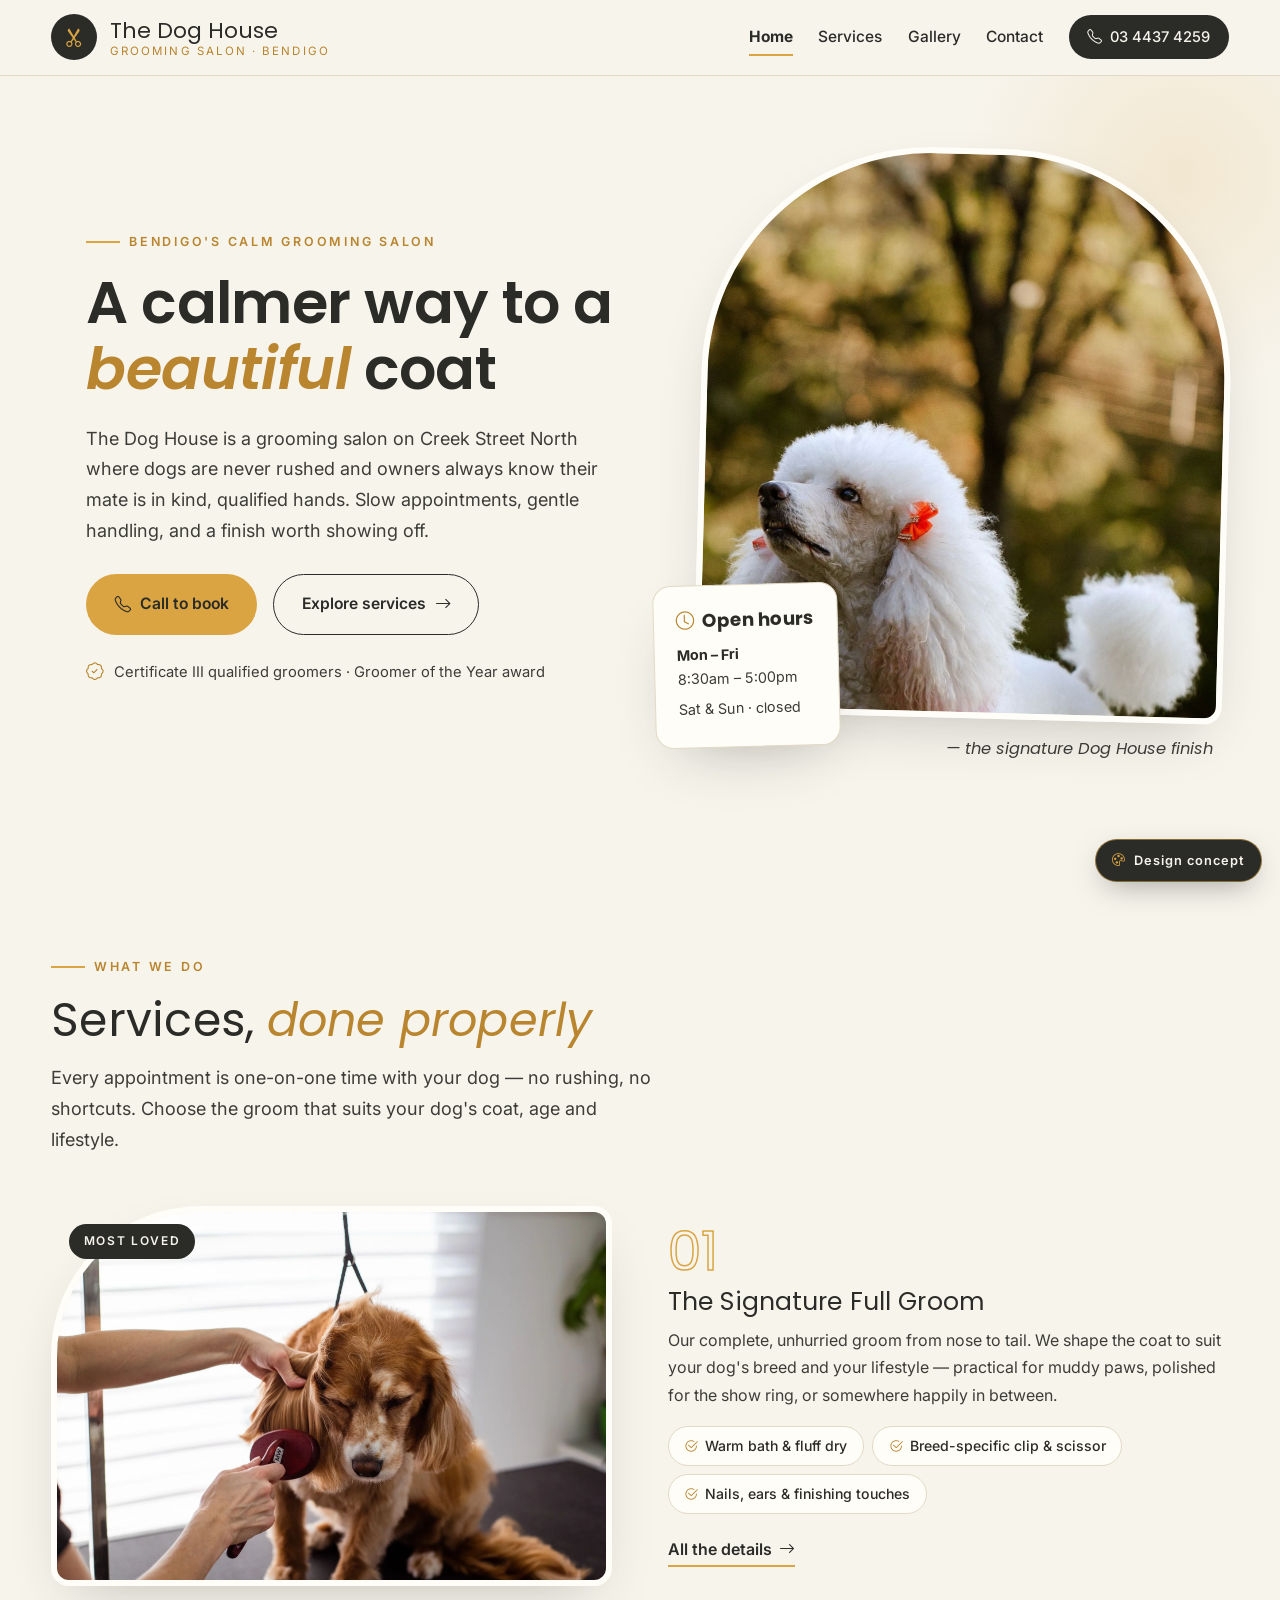
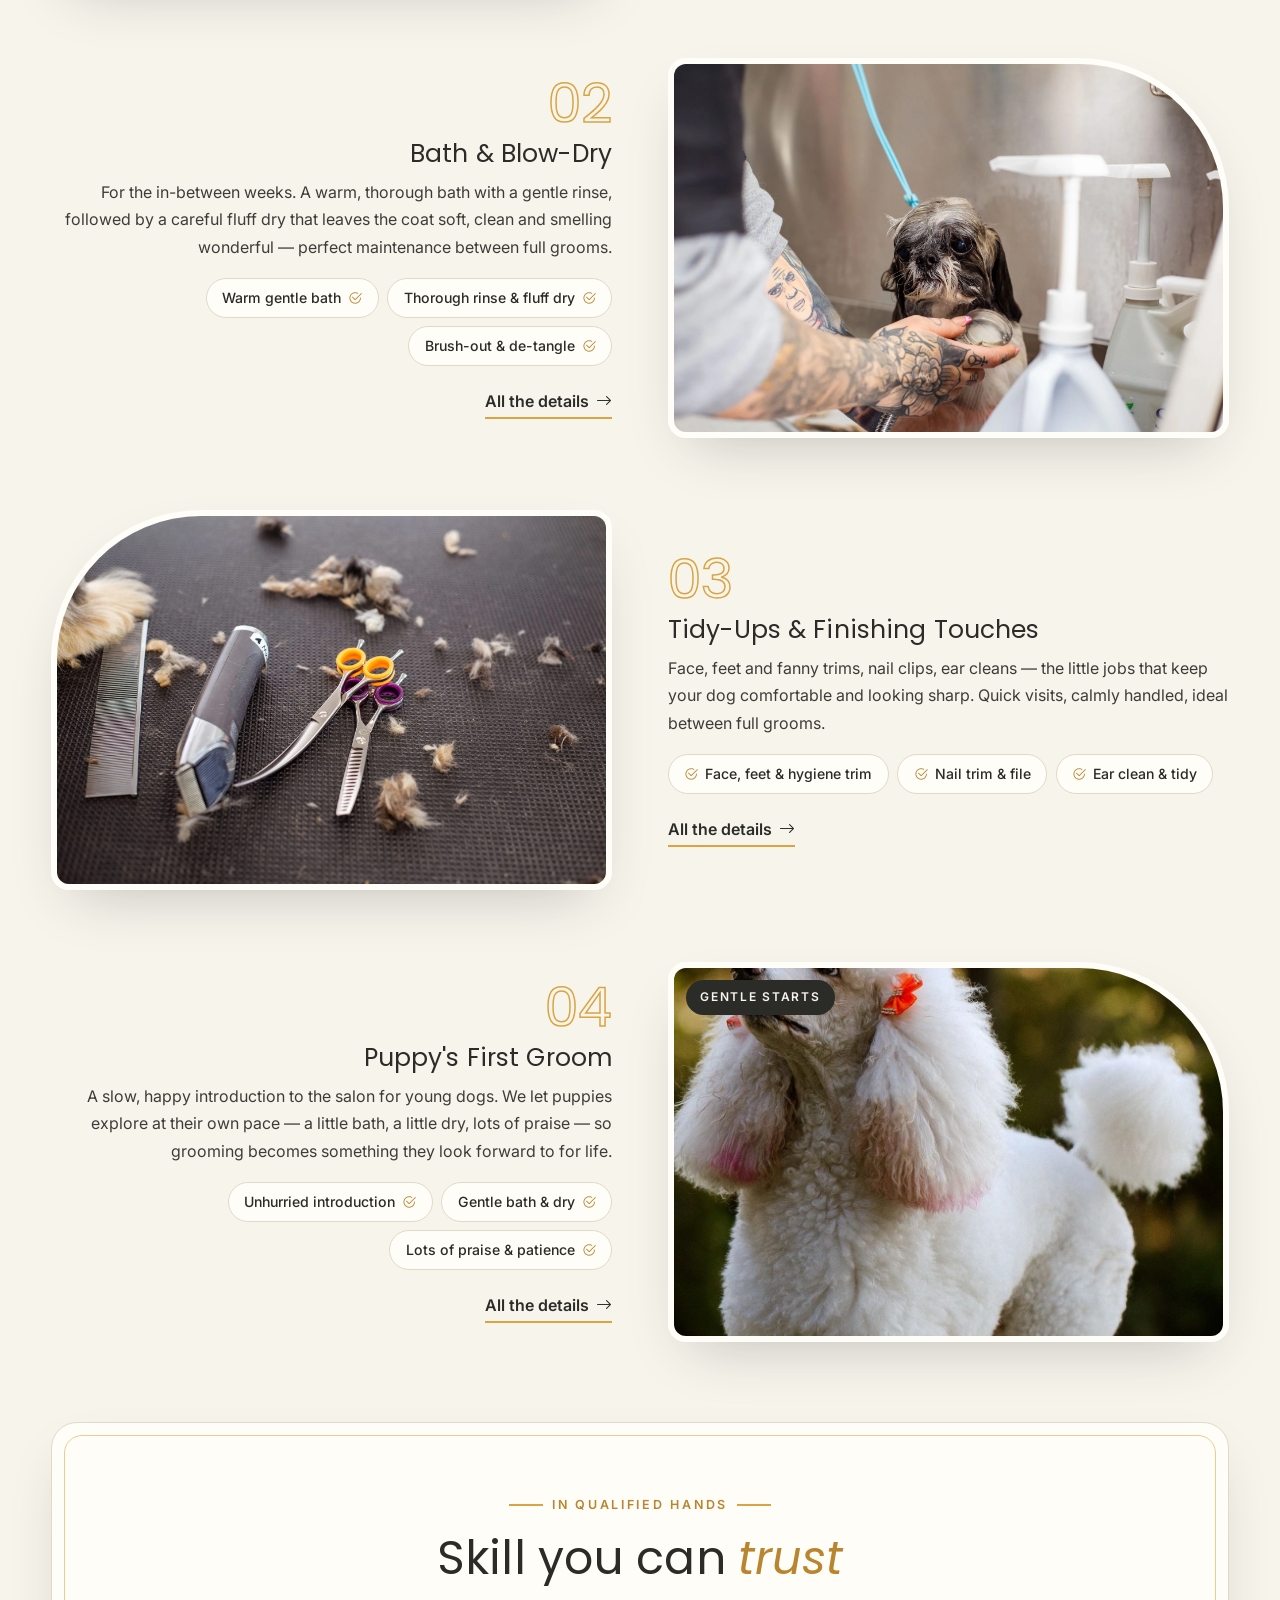
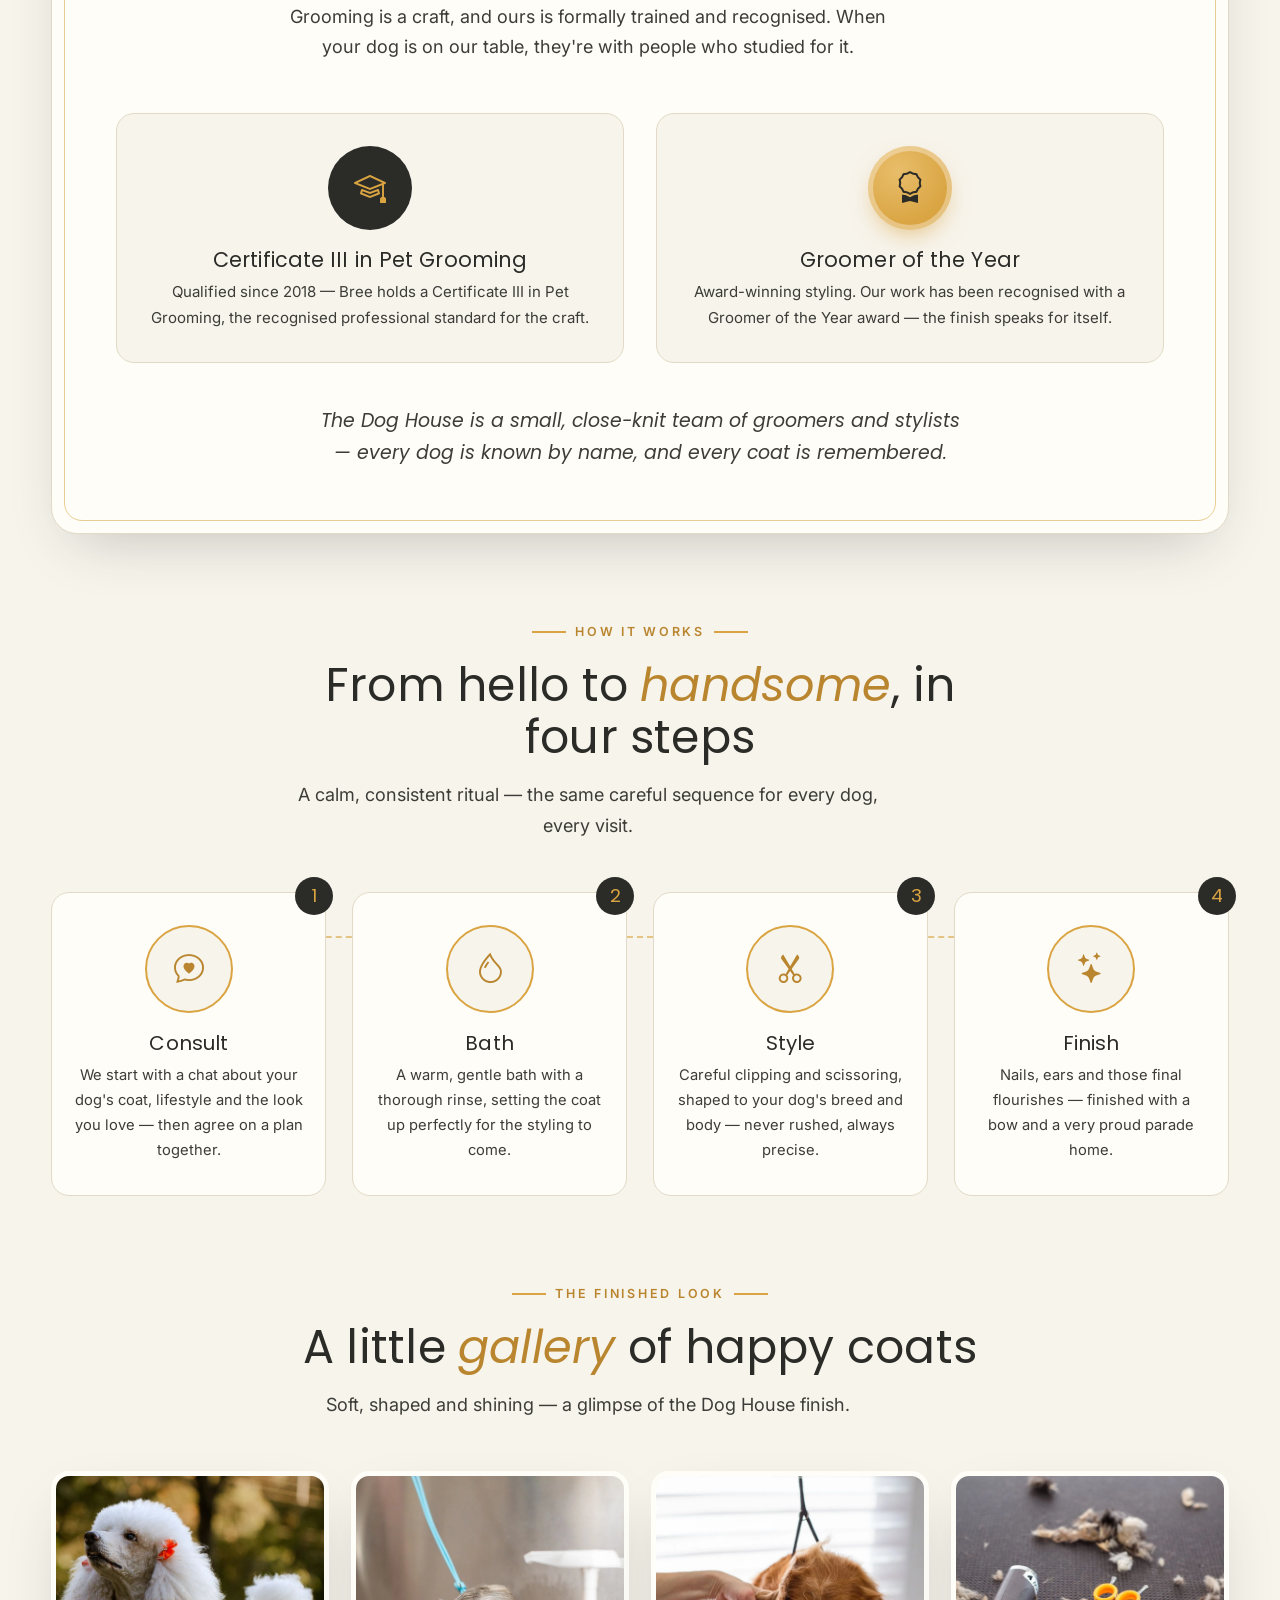
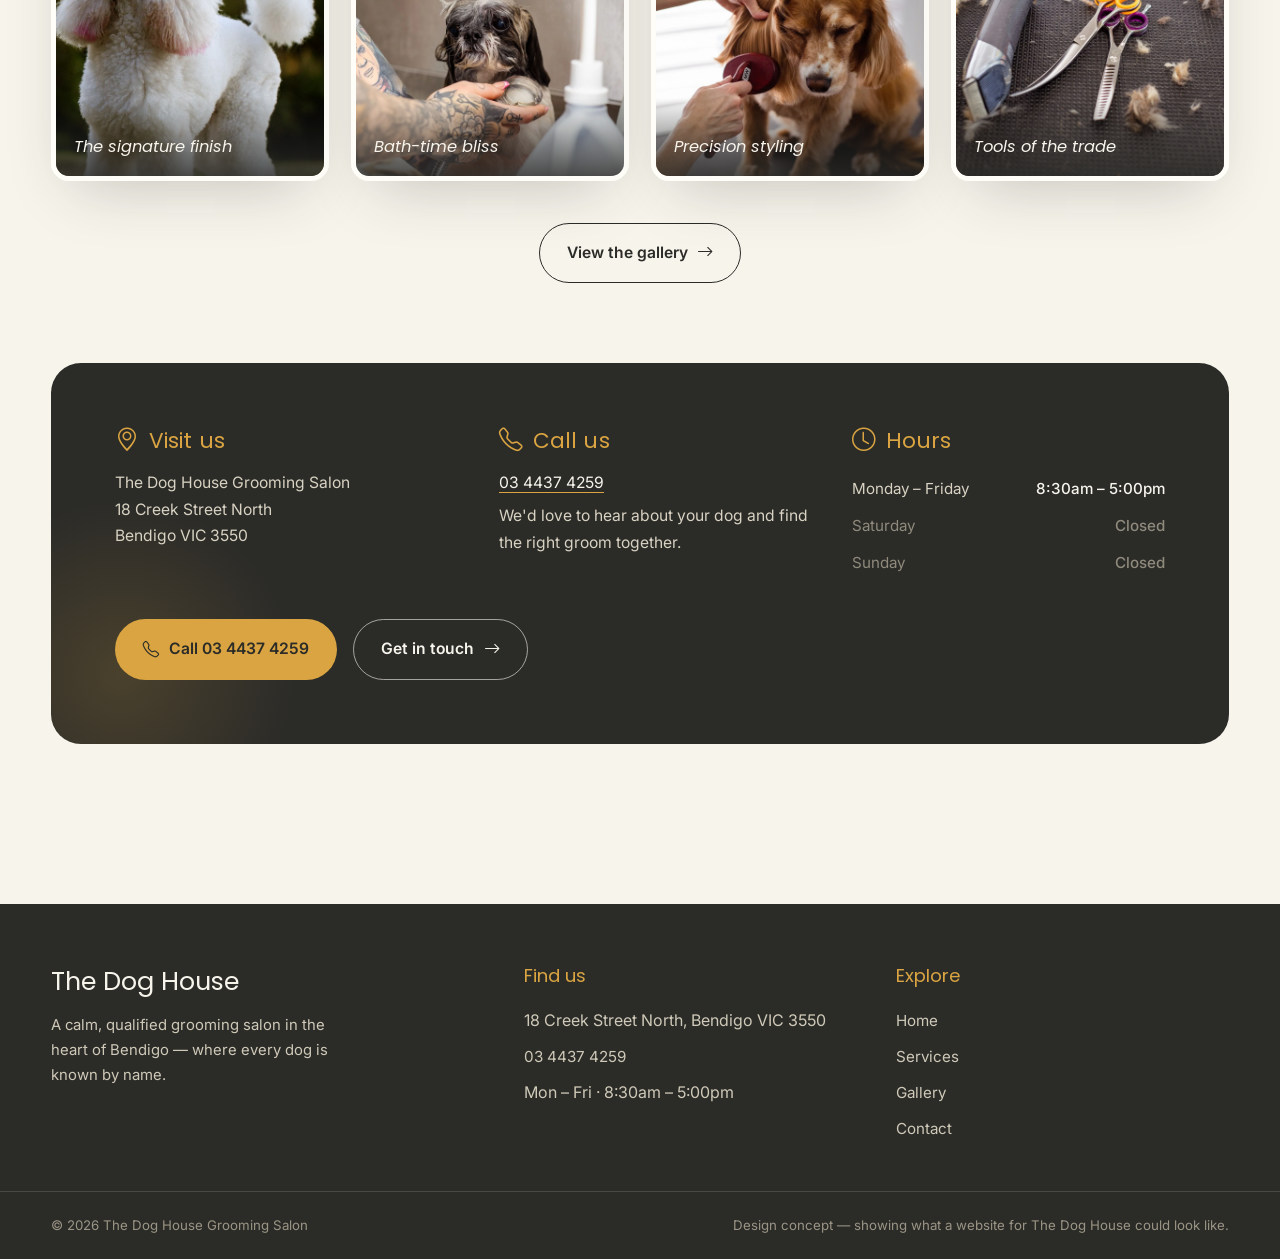
<file: index.html>
<!DOCTYPE html>
<html lang="en-AU">
<head>
<meta charset="UTF-8">
<meta name="viewport" content="width=device-width, initial-scale=1.0">
<title>The Dog House Grooming Salon — Bendigo's Calm Dog Grooming Studio</title>
<meta name="description" content="The Dog House Grooming Salon, 18 Creek Street North, Bendigo. Award-winning, qualified groomers offering full grooms, baths, tidy-ups and puppy grooms. Call 03 4437 4259.">
<link rel="preconnect" href="https://fonts.googleapis.com">
<link rel="preconnect" href="https://fonts.gstatic.com" crossorigin>
<link href="https://fonts.googleapis.com/css2?family=Poppins:ital,wght@0,500;0,600;0,700;1,500;1,600&family=Inter:wght@400;500;600;700&display=swap" rel="stylesheet">
<link rel="stylesheet" href="vendor/bootstrap-icons/bootstrap-icons.min.css">
<link rel="stylesheet" href="styles.css">
<link rel="icon" type="image/png" href="favicon.png">
<link rel="apple-touch-icon" href="apple-touch-icon.png">
<noscript><style>.reveal{opacity:1 !important;transform:none !important}</style></noscript>
</head>
<body>

<header class="site-header">
  <div class="container header-inner">
    <a class="brand" href="index.html" aria-label="The Dog House Grooming Salon — home">
      <span class="brand-mark"><i class="bi bi-scissors"></i></span>
      <span class="brand-text"><strong>The Dog House</strong><small>Grooming Salon · Bendigo</small></span>
    </a>
    <nav class="main-nav" id="mainNav" aria-label="Main navigation">
      <a href="index.html" class="active">Home</a>
      <a href="services.html">Services</a>
      <a href="gallery.html">Gallery</a>
      <a href="contact.html">Contact</a>
      <a class="nav-call" href="tel:+61344374259"><i class="bi bi-telephone"></i> 03 4437 4259</a>
    </nav>
    <button class="menu-toggle" id="menuToggle" aria-expanded="false" aria-controls="mainNav" aria-label="Open menu"><i class="bi bi-list"></i></button>
  </div>
  <div class="nav-scrim" id="navScrim"></div>
</header>

<div class="concept-badge"><i class="bi bi-palette"></i> Design concept</div>

<main>
  <!-- 1 · offset asymmetric hero -->
  <section class="hero">
    <div class="container hero-grid">
      <div class="hero-copy">
        <span class="kicker">Bendigo's calm grooming salon</span>
        <h1>A calmer way to a <em>beautiful</em> coat</h1>
        <p class="lede">The Dog House is a grooming salon on Creek Street North where dogs are never rushed and owners always know their mate is in kind, qualified hands. Slow appointments, gentle handling, and a finish worth showing off.</p>
        <div class="hero-ctas">
          <a class="btn btn-amber" href="tel:+61344374259"><i class="bi bi-telephone"></i> Call to book</a>
          <a class="btn btn-outline" href="services.html">Explore services <i class="bi bi-arrow-right"></i></a>
        </div>
        <p class="hero-trust"><i class="bi bi-patch-check"></i> Certificate III qualified groomers · Groomer of the Year award</p>
      </div>
      <div class="hero-visual">
        <div class="hero-frame">
          <img src="assets/hero-poodle.webp" alt="Painterly illustration of an elegantly groomed white poodle sitting gracefully">
        </div>
        <div class="hero-card">
          <h4><i class="bi bi-clock"></i> Open hours</h4>
          <p><strong>Mon – Fri</strong><br>8:30am – 5:00pm</p>
          <p>Sat &amp; Sun · closed</p>
        </div>
        <p class="hero-caption">— the signature Dog House finish</p>
      </div>
    </div>
  </section>

  <!-- 2 · services editorial rows, photo on every row -->
  <section class="section" id="services">
    <div class="container">
      <div class="section-head reveal">
        <span class="kicker">What we do</span>
        <h2>Services, <em>done properly</em></h2>
        <p class="lede">Every appointment is one-on-one time with your dog — no rushing, no shortcuts. Choose the groom that suits your dog's coat, age and lifestyle.</p>
      </div>
      <div class="svc-list">
        <article class="svc-row reveal">
          <div class="svc-media">
            <span class="svc-tag">Most loved</span>
            <img src="assets/styling-touch.webp" alt="Painterly illustration of a groomer gently trimming a dog's fluffy coat">
          </div>
          <div class="svc-text">
            <div class="svc-num">01</div>
            <h3>The Signature Full Groom</h3>
            <p>Our complete, unhurried groom from nose to tail. We shape the coat to suit your dog's breed and your lifestyle — practical for muddy paws, polished for the show ring, or somewhere happily in between.</p>
            <ul class="svc-points">
              <li><i class="bi bi-check2-circle"></i> Warm bath &amp; fluff dry</li>
              <li><i class="bi bi-check2-circle"></i> Breed-specific clip &amp; scissor</li>
              <li><i class="bi bi-check2-circle"></i> Nails, ears &amp; finishing touches</li>
            </ul>
            <a class="text-link" href="services.html">All the details <i class="bi bi-arrow-right"></i></a>
          </div>
        </article>
        <article class="svc-row reveal">
          <div class="svc-media">
            <img src="assets/bath-ritual.webp" alt="Painterly illustration of a contented dog enjoying a warm bath in a salon tub">
          </div>
          <div class="svc-text">
            <div class="svc-num">02</div>
            <h3>Bath &amp; Blow-Dry</h3>
            <p>For the in-between weeks. A warm, thorough bath with a gentle rinse, followed by a careful fluff dry that leaves the coat soft, clean and smelling wonderful — perfect maintenance between full grooms.</p>
            <ul class="svc-points">
              <li><i class="bi bi-check2-circle"></i> Warm gentle bath</li>
              <li><i class="bi bi-check2-circle"></i> Thorough rinse &amp; fluff dry</li>
              <li><i class="bi bi-check2-circle"></i> Brush-out &amp; de-tangle</li>
            </ul>
            <a class="text-link" href="services.html">All the details <i class="bi bi-arrow-right"></i></a>
          </div>
        </article>
        <article class="svc-row reveal">
          <div class="svc-media">
            <img src="assets/tools-still-life.webp" alt="Painterly still life of premium grooming brushes, scissors and comb on cream linen">
          </div>
          <div class="svc-text">
            <div class="svc-num">03</div>
            <h3>Tidy-Ups &amp; Finishing Touches</h3>
            <p>Face, feet and fanny trims, nail clips, ear cleans — the little jobs that keep your dog comfortable and looking sharp. Quick visits, calmly handled, ideal between full grooms.</p>
            <ul class="svc-points">
              <li><i class="bi bi-check2-circle"></i> Face, feet &amp; hygiene trim</li>
              <li><i class="bi bi-check2-circle"></i> Nail trim &amp; file</li>
              <li><i class="bi bi-check2-circle"></i> Ear clean &amp; tidy</li>
            </ul>
            <a class="text-link" href="services.html">All the details <i class="bi bi-arrow-right"></i></a>
          </div>
        </article>
        <article class="svc-row reveal">
          <div class="svc-media">
            <span class="svc-tag">Gentle starts</span>
            <img src="assets/hero-poodle.webp" alt="Painterly illustration of a beautifully groomed poodle, the result of patient early grooming">
          </div>
          <div class="svc-text">
            <div class="svc-num">04</div>
            <h3>Puppy's First Groom</h3>
            <p>A slow, happy introduction to the salon for young dogs. We let puppies explore at their own pace — a little bath, a little dry, lots of praise — so grooming becomes something they look forward to for life.</p>
            <ul class="svc-points">
              <li><i class="bi bi-check2-circle"></i> Unhurried introduction</li>
              <li><i class="bi bi-check2-circle"></i> Gentle bath &amp; dry</li>
              <li><i class="bi bi-check2-circle"></i> Lots of praise &amp; patience</li>
            </ul>
            <a class="text-link" href="services.html">All the details <i class="bi bi-arrow-right"></i></a>
          </div>
        </article>
      </div>
    </div>
  </section>

  <!-- 3 · credentials -->
  <section class="section" style="padding-top:0">
    <div class="container">
      <div class="creds reveal">
        <div class="section-head center">
          <span class="kicker">In qualified hands</span>
          <h2>Skill you can <em>trust</em></h2>
          <p class="lede">Grooming is a craft, and ours is formally trained and recognised. When your dog is on our table, they're with people who studied for it.</p>
        </div>
        <div class="creds-grid">
          <div class="cred-card">
            <div class="cred-seal"><i class="bi bi-mortarboard"></i></div>
            <h3>Certificate III in Pet Grooming</h3>
            <p>Qualified since 2018 — Bree holds a Certificate III in Pet Grooming, the recognised professional standard for the craft.</p>
          </div>
          <div class="cred-card">
            <div class="cred-rosette"><i class="bi bi-award"></i></div>
            <h3>Groomer of the Year</h3>
            <p>Award-winning styling. Our work has been recognised with a Groomer of the Year award — the finish speaks for itself.</p>
          </div>
        </div>
        <p class="creds-team">The Dog House is a small, close-knit team of groomers and stylists — every dog is known by name, and every coat is remembered.</p>
      </div>
    </div>
  </section>

  <!-- 4 · grooming process -->
  <section class="section" style="padding-top:0">
    <div class="container">
      <div class="section-head center reveal">
        <span class="kicker">How it works</span>
        <h2>From hello to <em>handsome</em>, in four steps</h2>
        <p class="lede">A calm, consistent ritual — the same careful sequence for every dog, every visit.</p>
      </div>
      <div class="process-grid">
        <div class="step reveal">
          <span class="step-num">1</span>
          <div class="step-icon"><i class="bi bi-chat-heart"></i></div>
          <h3>Consult</h3>
          <p>We start with a chat about your dog's coat, lifestyle and the look you love — then agree on a plan together.</p>
        </div>
        <div class="step reveal">
          <span class="step-num">2</span>
          <div class="step-icon"><i class="bi bi-droplet"></i></div>
          <h3>Bath</h3>
          <p>A warm, gentle bath with a thorough rinse, setting the coat up perfectly for the styling to come.</p>
        </div>
        <div class="step reveal">
          <span class="step-num">3</span>
          <div class="step-icon"><i class="bi bi-scissors"></i></div>
          <h3>Style</h3>
          <p>Careful clipping and scissoring, shaped to your dog's breed and body — never rushed, always precise.</p>
        </div>
        <div class="step reveal">
          <span class="step-num">4</span>
          <div class="step-icon"><i class="bi bi-stars"></i></div>
          <h3>Finish</h3>
          <p>Nails, ears and those final flourishes — finished with a bow and a very proud parade home.</p>
        </div>
      </div>
    </div>
  </section>

  <!-- 5 · gallery preview -->
  <section class="section" style="padding-top:0">
    <div class="container">
      <div class="section-head center reveal">
        <span class="kicker">The finished look</span>
        <h2>A little <em>gallery</em> of happy coats</h2>
        <p class="lede">Soft, shaped and shining — a glimpse of the Dog House finish.</p>
      </div>
      <div class="gal-strip reveal">
        <figure class="gal-item">
          <img src="assets/hero-poodle.webp" alt="Illustration of an elegantly groomed poodle">
          <figcaption class="gal-cap">The signature finish</figcaption>
        </figure>
        <figure class="gal-item">
          <img src="assets/bath-ritual.webp" alt="Illustration of a dog blissfully enjoying a salon bath">
          <figcaption class="gal-cap">Bath-time bliss</figcaption>
        </figure>
        <figure class="gal-item">
          <img src="assets/styling-touch.webp" alt="Illustration of careful scissor work on a fluffy coat">
          <figcaption class="gal-cap">Precision styling</figcaption>
        </figure>
        <figure class="gal-item">
          <img src="assets/tools-still-life.webp" alt="Illustration of premium grooming tools at rest">
          <figcaption class="gal-cap">Tools of the trade</figcaption>
        </figure>
      </div>
      <div class="center-cta reveal">
        <a class="btn btn-outline" href="gallery.html">View the gallery <i class="bi bi-arrow-right"></i></a>
      </div>
    </div>
  </section>

  <!-- 6 · visit band -->
  <section class="section" style="padding-top:0">
    <div class="container">
      <div class="visit-band reveal">
        <div class="visit-grid">
          <div class="visit-block">
            <h3><i class="bi bi-geo-alt"></i> Visit us</h3>
            <p>The Dog House Grooming Salon<br>18 Creek Street North<br>Bendigo VIC 3550</p>
          </div>
          <div class="visit-block">
            <h3><i class="bi bi-telephone"></i> Call us</h3>
            <p><a href="tel:+61344374259">03 4437 4259</a></p>
            <p>We'd love to hear about your dog and find the right groom together.</p>
          </div>
          <div class="visit-block">
            <h3><i class="bi bi-clock"></i> Hours</h3>
            <table class="hours-table">
              <tr><td>Monday – Friday</td><td>8:30am – 5:00pm</td></tr>
              <tr class="closed"><td>Saturday</td><td>Closed</td></tr>
              <tr class="closed"><td>Sunday</td><td>Closed</td></tr>
            </table>
          </div>
        </div>
        <div class="visit-ctas">
          <a class="btn btn-amber" href="tel:+61344374259"><i class="bi bi-telephone"></i> Call 03 4437 4259</a>
          <a class="btn btn-light" href="contact.html">Get in touch <i class="bi bi-arrow-right"></i></a>
        </div>
      </div>
    </div>
  </section>
</main>

<footer>
  <div class="container footer-inner">
    <div class="footer-brand">
      <strong>The Dog House</strong>
      <p>A calm, qualified grooming salon in the heart of Bendigo — where every dog is known by name.</p>
    </div>
    <div>
      <h4>Find us</h4>
      <ul class="footer-links">
        <li>18 Creek Street North, Bendigo VIC 3550</li>
        <li><a href="tel:+61344374259">03 4437 4259</a></li>
        <li>Mon – Fri · 8:30am – 5:00pm</li>
      </ul>
    </div>
    <div>
      <h4>Explore</h4>
      <ul class="footer-links">
        <li><a href="index.html">Home</a></li>
        <li><a href="services.html">Services</a></li>
        <li><a href="gallery.html">Gallery</a></li>
        <li><a href="contact.html">Contact</a></li>
      </ul>
    </div>
  </div>
  <div class="footer-bottom">
    <div class="container" style="display:flex;justify-content:space-between;flex-wrap:wrap;gap:.6rem">
      <span>© 2026 The Dog House Grooming Salon</span>
      <span>Design concept — showing what a website for The Dog House could look like.</span>
    </div>
  </div>
</footer>

<script>
(function(){
  var toggle=document.getElementById('menuToggle'),
      nav=document.getElementById('mainNav'),
      scrim=document.getElementById('navScrim');
  function setMenu(open){
    nav.classList.toggle('open',open);
    scrim.classList.toggle('show',open);
    toggle.setAttribute('aria-expanded',open);
    toggle.setAttribute('aria-label',open?'Close menu':'Open menu');
    toggle.querySelector('i').className=open?'bi bi-x':'bi bi-list';
    document.body.style.overflow=open?'hidden':'';
  }
  toggle.addEventListener('click',function(){setMenu(!nav.classList.contains('open'));});
  scrim.addEventListener('click',function(){setMenu(false);});
  nav.querySelectorAll('a').forEach(function(a){a.addEventListener('click',function(){setMenu(false);});});
  document.addEventListener('keydown',function(e){if(e.key==='Escape')setMenu(false);});

  var io=new IntersectionObserver(function(entries){
    entries.forEach(function(en){if(en.isIntersecting){en.target.classList.add('in');io.unobserve(en.target);}});
  },{threshold:.12});
  document.querySelectorAll('.reveal').forEach(function(el){io.observe(el);});
})();
</script>
</body>
</html>
</file>
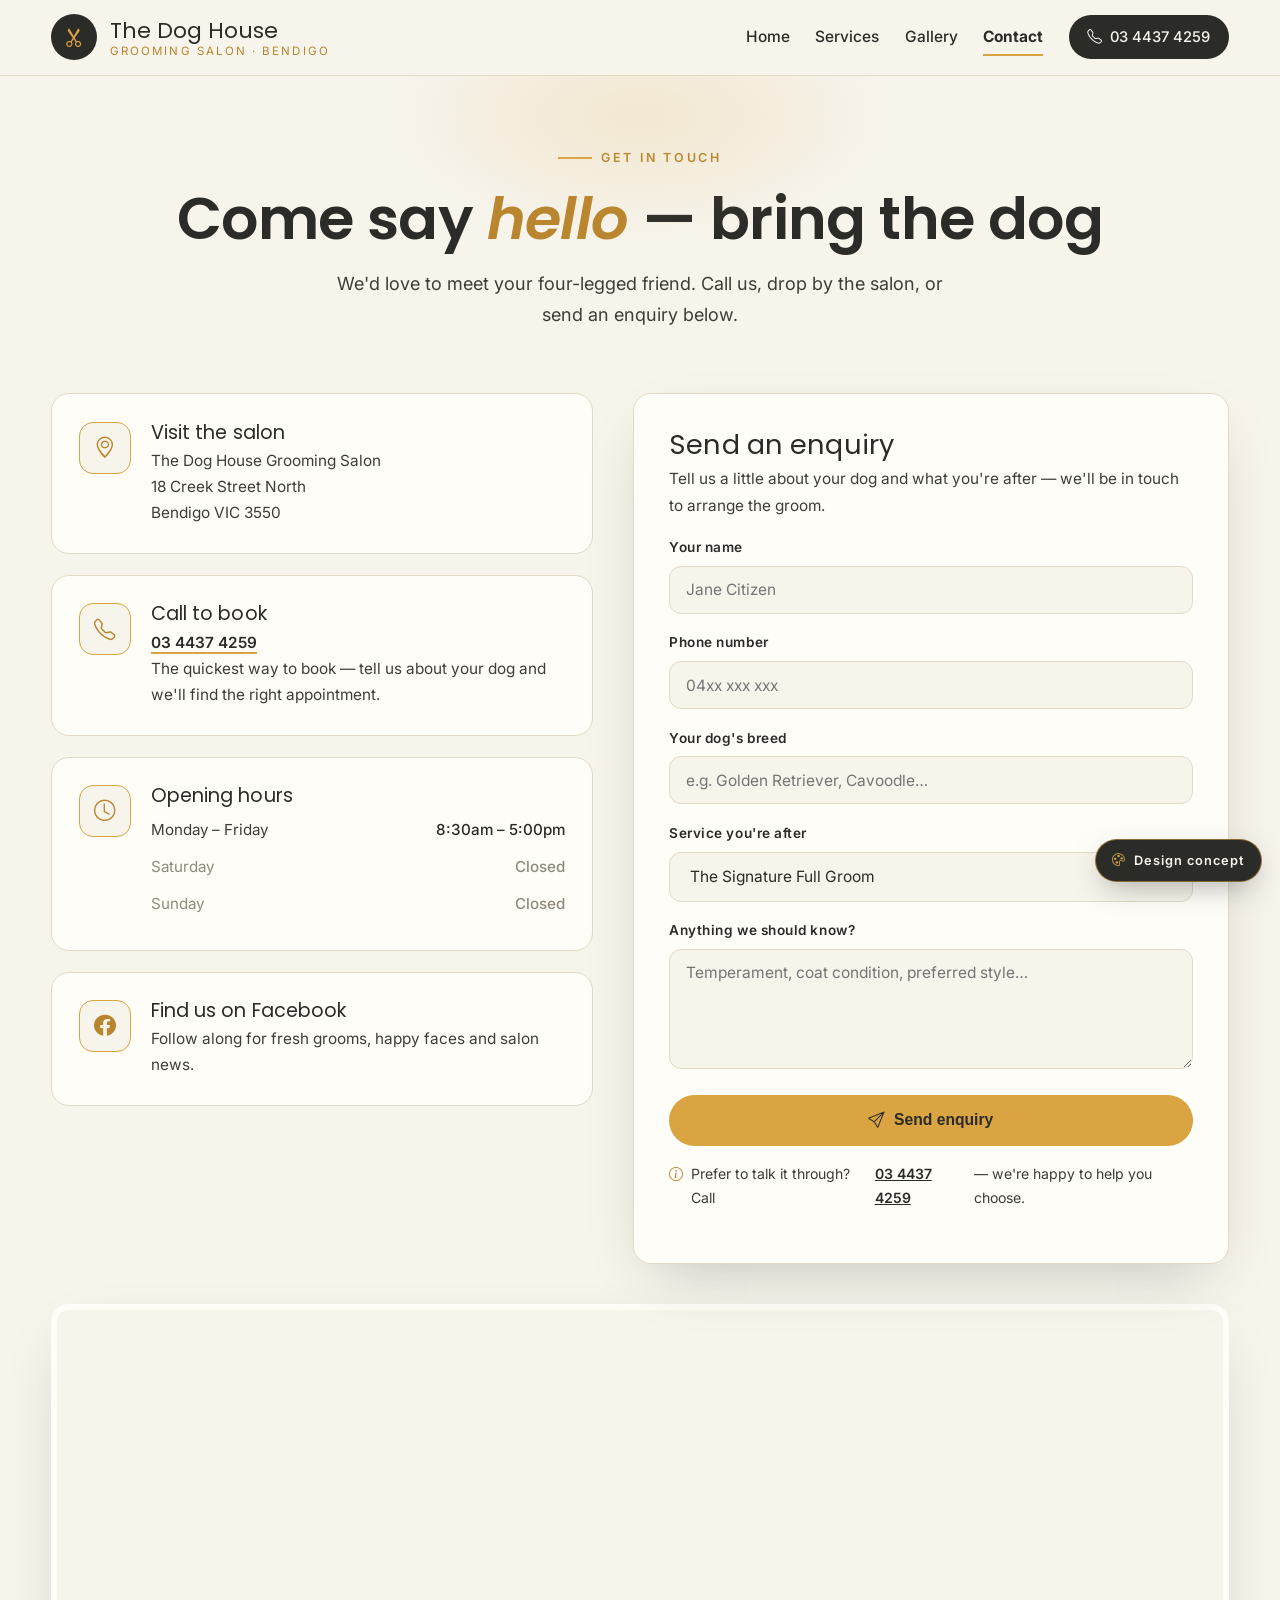
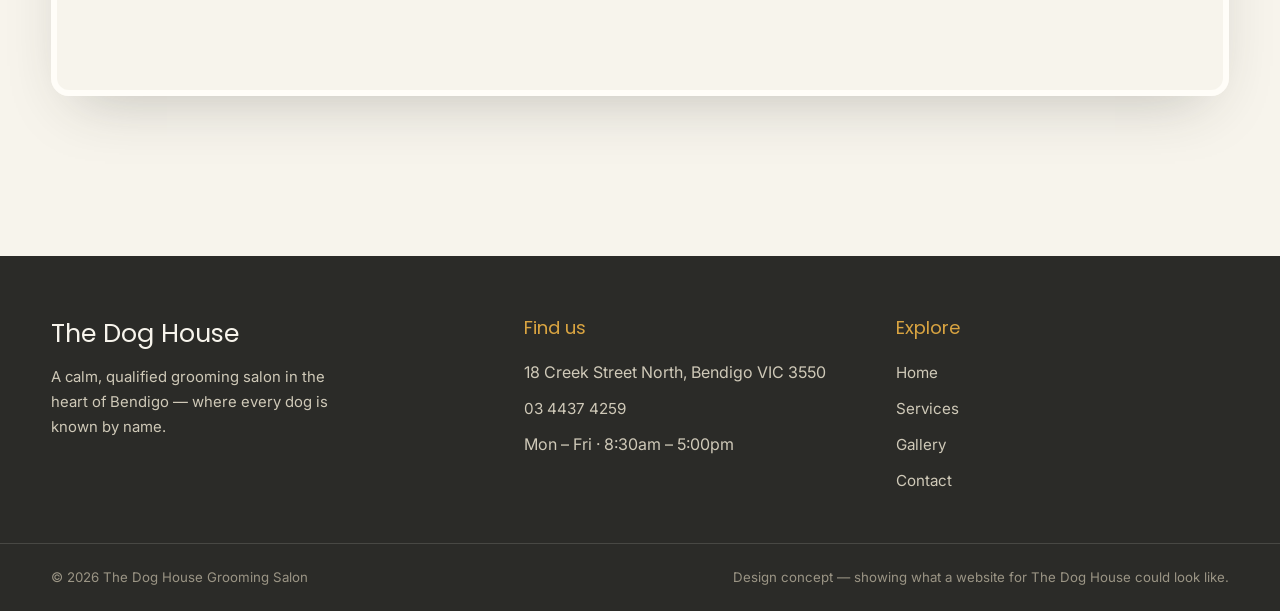
<file: contact.html>
<!DOCTYPE html>
<html lang="en-AU">
<head>
<meta charset="UTF-8">
<meta name="viewport" content="width=device-width, initial-scale=1.0">
<title>Contact — The Dog House Grooming Salon, Bendigo</title>
<meta name="description" content="Visit The Dog House Grooming Salon at 18 Creek Street North, Bendigo, or call 03 4437 4259. Open Mon–Fri 8:30am–5pm.">
<link rel="preconnect" href="https://fonts.googleapis.com">
<link rel="preconnect" href="https://fonts.gstatic.com" crossorigin>
<link href="https://fonts.googleapis.com/css2?family=Poppins:ital,wght@0,500;0,600;0,700;1,500;1,600&family=Inter:wght@400;500;600;700&display=swap" rel="stylesheet">
<link rel="stylesheet" href="vendor/bootstrap-icons/bootstrap-icons.min.css">
<link rel="stylesheet" href="styles.css">
<link rel="icon" type="image/png" href="favicon.png">
<link rel="apple-touch-icon" href="apple-touch-icon.png">
<noscript><style>.reveal{opacity:1 !important;transform:none !important}</style></noscript>
</head>
<body>

<header class="site-header">
  <div class="container header-inner">
    <a class="brand" href="index.html" aria-label="The Dog House Grooming Salon — home">
      <span class="brand-mark"><i class="bi bi-scissors"></i></span>
      <span class="brand-text"><strong>The Dog House</strong><small>Grooming Salon · Bendigo</small></span>
    </a>
    <nav class="main-nav" id="mainNav" aria-label="Main navigation">
      <a href="index.html">Home</a>
      <a href="services.html">Services</a>
      <a href="gallery.html">Gallery</a>
      <a href="contact.html" class="active">Contact</a>
      <a class="nav-call" href="tel:+61344374259"><i class="bi bi-telephone"></i> 03 4437 4259</a>
    </nav>
    <button class="menu-toggle" id="menuToggle" aria-expanded="false" aria-controls="mainNav" aria-label="Open menu"><i class="bi bi-list"></i></button>
  </div>
  <div class="nav-scrim" id="navScrim"></div>
</header>

<div class="concept-badge"><i class="bi bi-palette"></i> Design concept</div>

<main>
  <section class="page-hero">
    <div class="container">
      <span class="kicker">Get in touch</span>
      <h1>Come say <em>hello</em> — bring the dog</h1>
      <p class="lede">We'd love to meet your four-legged friend. Call us, drop by the salon, or send an enquiry below.</p>
    </div>
  </section>

  <section class="section" style="padding-top:1rem">
    <div class="container">
      <div class="contact-grid">
        <div class="contact-cards">
          <div class="contact-card reveal">
            <div class="cc-icon"><i class="bi bi-geo-alt"></i></div>
            <div>
              <h3>Visit the salon</h3>
              <p>The Dog House Grooming Salon<br>18 Creek Street North<br>Bendigo VIC 3550</p>
            </div>
          </div>
          <div class="contact-card reveal">
            <div class="cc-icon"><i class="bi bi-telephone"></i></div>
            <div>
              <h3>Call to book</h3>
              <p><a href="tel:+61344374259">03 4437 4259</a></p>
              <p>The quickest way to book — tell us about your dog and we'll find the right appointment.</p>
            </div>
          </div>
          <div class="contact-card reveal">
            <div class="cc-icon"><i class="bi bi-clock"></i></div>
            <div>
              <h3>Opening hours</h3>
              <table class="hours-table" style="color:inherit">
                <tr><td style="color:var(--charcoal-soft)">Monday – Friday</td><td style="color:var(--charcoal)">8:30am – 5:00pm</td></tr>
                <tr class="closed"><td>Saturday</td><td>Closed</td></tr>
                <tr class="closed"><td>Sunday</td><td>Closed</td></tr>
              </table>
            </div>
          </div>
          <div class="contact-card reveal">
            <div class="cc-icon"><i class="bi bi-facebook"></i></div>
            <div>
              <h3>Find us on Facebook</h3>
              <p>Follow along for fresh grooms, happy faces and salon news.</p>
            </div>
          </div>
        </div>

        <div class="form-card reveal">
          <h2>Send an enquiry</h2>
          <p>Tell us a little about your dog and what you're after — we'll be in touch to arrange the groom.</p>
          <form id="enquiryForm" novalidate>
            <div class="field">
              <label for="fName">Your name</label>
              <input type="text" id="fName" name="name" placeholder="Jane Citizen" required>
            </div>
            <div class="field">
              <label for="fPhone">Phone number</label>
              <input type="tel" id="fPhone" name="phone" placeholder="04xx xxx xxx" required>
            </div>
            <div class="field">
              <label for="fBreed">Your dog's breed</label>
              <input type="text" id="fBreed" name="breed" placeholder="e.g. Golden Retriever, Cavoodle…">
            </div>
            <div class="field">
              <label for="fService">Service you're after</label>
              <select id="fService" name="service">
                <option>The Signature Full Groom</option>
                <option>Bath &amp; Blow-Dry</option>
                <option>Tidy-Up &amp; Finishing Touches</option>
                <option>Puppy's First Groom</option>
                <option>Not sure yet — help me choose</option>
              </select>
            </div>
            <div class="field">
              <label for="fMsg">Anything we should know?</label>
              <textarea id="fMsg" name="message" placeholder="Temperament, coat condition, preferred style…"></textarea>
            </div>
            <div class="form-success" id="formSuccess"><i class="bi bi-check2-circle"></i> Thanks — your enquiry is noted. For the fastest booking, please call us on <strong>03 4437 4259</strong>.</div>
            <button type="submit" class="btn btn-amber" style="width:100%;justify-content:center"><i class="bi bi-send"></i> Send enquiry</button>
            <p class="form-note"><i class="bi bi-info-circle"></i> Prefer to talk it through? Call <a href="tel:+61344374259" style="color:var(--charcoal);font-weight:600">03 4437 4259</a> — we're happy to help you choose.</p>
          </form>
        </div>
      </div>

      <div class="map-wrap reveal">
        <iframe title="Map — The Dog House Grooming Salon, 18 Creek Street North, Bendigo VIC 3550"
          src="https://maps.google.com/maps?q=18%20Creek%20Street%20North%2C%20Bendigo%20VIC%203550&t=&z=15&ie=UTF8&iwloc=&output=embed"
          loading="lazy" referrerpolicy="no-referrer-when-downgrade" allowfullscreen></iframe>
      </div>
    </div>
  </section>
</main>

<footer>
  <div class="container footer-inner">
    <div class="footer-brand">
      <strong>The Dog House</strong>
      <p>A calm, qualified grooming salon in the heart of Bendigo — where every dog is known by name.</p>
    </div>
    <div>
      <h4>Find us</h4>
      <ul class="footer-links">
        <li>18 Creek Street North, Bendigo VIC 3550</li>
        <li><a href="tel:+61344374259">03 4437 4259</a></li>
        <li>Mon – Fri · 8:30am – 5:00pm</li>
      </ul>
    </div>
    <div>
      <h4>Explore</h4>
      <ul class="footer-links">
        <li><a href="index.html">Home</a></li>
        <li><a href="services.html">Services</a></li>
        <li><a href="gallery.html">Gallery</a></li>
        <li><a href="contact.html">Contact</a></li>
      </ul>
    </div>
  </div>
  <div class="footer-bottom">
    <div class="container" style="display:flex;justify-content:space-between;flex-wrap:wrap;gap:.6rem">
      <span>© 2026 The Dog House Grooming Salon</span>
      <span>Design concept — showing what a website for The Dog House could look like.</span>
    </div>
  </div>
</footer>

<script>
(function(){
  var toggle=document.getElementById('menuToggle'),
      nav=document.getElementById('mainNav'),
      scrim=document.getElementById('navScrim');
  function setMenu(open){
    nav.classList.toggle('open',open);
    scrim.classList.toggle('show',open);
    toggle.setAttribute('aria-expanded',open);
    toggle.setAttribute('aria-label',open?'Close menu':'Open menu');
    toggle.querySelector('i').className=open?'bi bi-x':'bi bi-list';
    document.body.style.overflow=open?'hidden':'';
  }
  toggle.addEventListener('click',function(){setMenu(!nav.classList.contains('open'));});
  scrim.addEventListener('click',function(){setMenu(false);});
  nav.querySelectorAll('a').forEach(function(a){a.addEventListener('click',function(){setMenu(false);});});
  document.addEventListener('keydown',function(e){if(e.key==='Escape')setMenu(false);});

  var io=new IntersectionObserver(function(entries){
    entries.forEach(function(en){if(en.isIntersecting){en.target.classList.add('in');io.unobserve(en.target);}});
  },{threshold:.12});
  document.querySelectorAll('.reveal').forEach(function(el){io.observe(el);});

  var form=document.getElementById('enquiryForm'),
      success=document.getElementById('formSuccess');
  form.addEventListener('submit',function(e){
    e.preventDefault();
    success.style.display='block';
    form.querySelector('button[type="submit"]').disabled=true;
    success.scrollIntoView({behavior:'smooth',block:'center'});
  });
})();
</script>
</body>
</html>
</file>
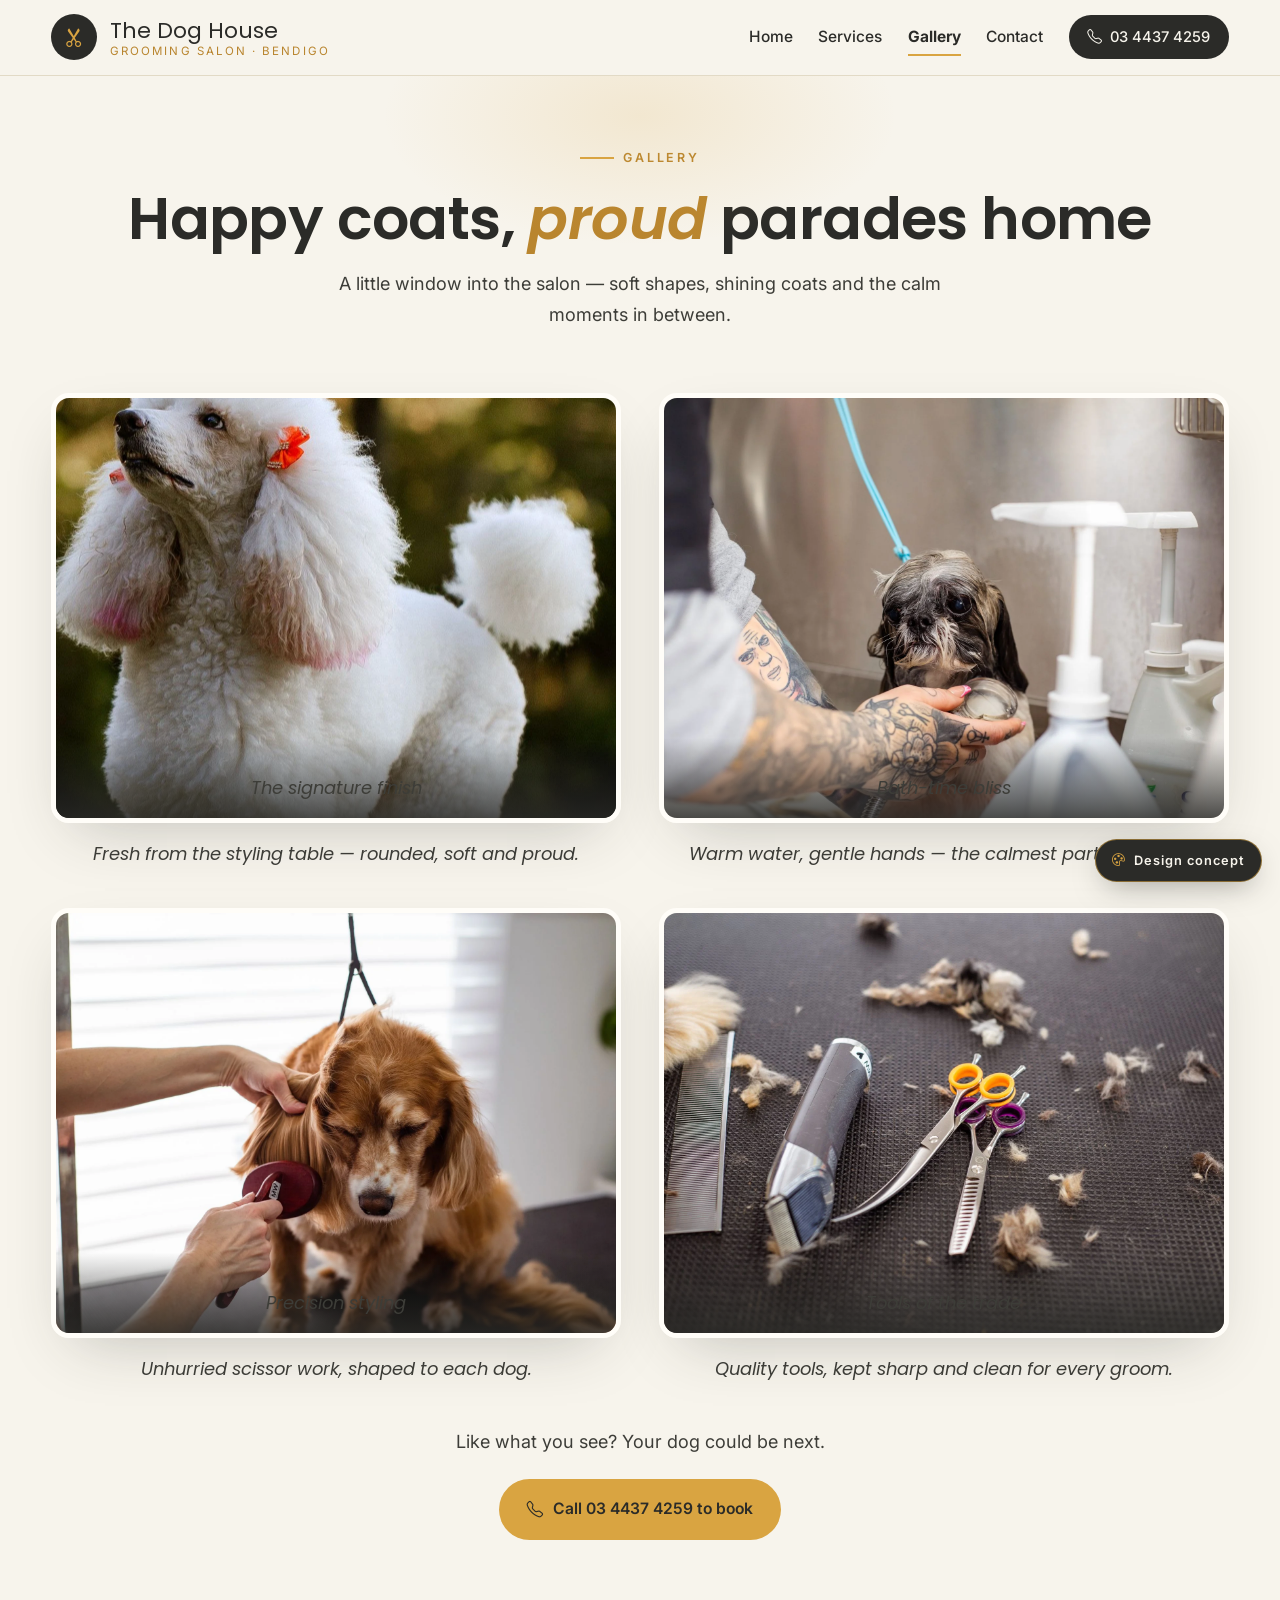
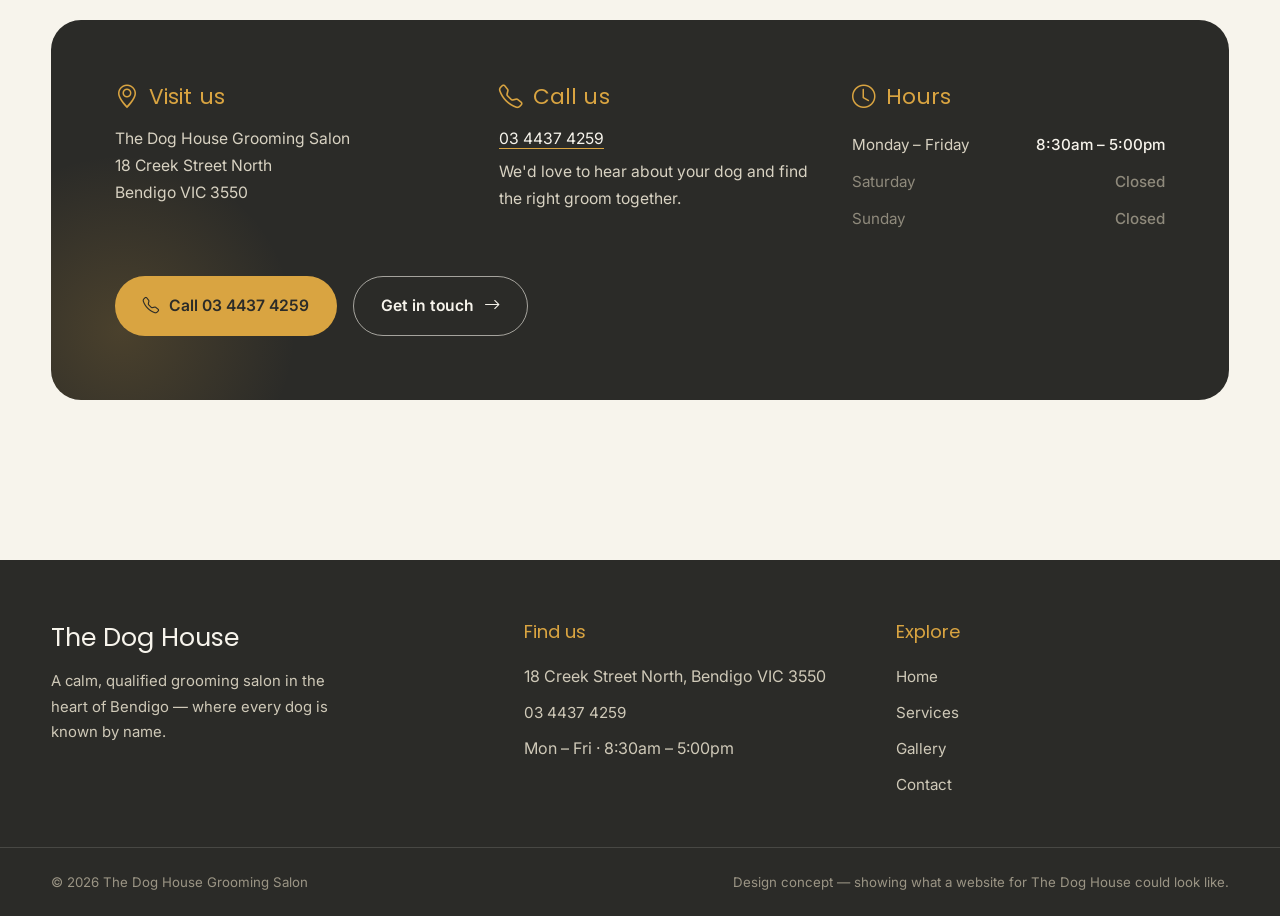
<file: gallery.html>
<!DOCTYPE html>
<html lang="en-AU">
<head>
<meta charset="UTF-8">
<meta name="viewport" content="width=device-width, initial-scale=1.0">
<title>Gallery — The Dog House Grooming Salon, Bendigo</title>
<meta name="description" content="A glimpse of the Dog House finish — happy, beautifully groomed dogs at The Dog House Grooming Salon, Bendigo.">
<link rel="preconnect" href="https://fonts.googleapis.com">
<link rel="preconnect" href="https://fonts.gstatic.com" crossorigin>
<link href="https://fonts.googleapis.com/css2?family=Poppins:ital,wght@0,500;0,600;0,700;1,500;1,600&family=Inter:wght@400;500;600;700&display=swap" rel="stylesheet">
<link rel="stylesheet" href="vendor/bootstrap-icons/bootstrap-icons.min.css">
<link rel="stylesheet" href="styles.css">
<link rel="icon" type="image/png" href="favicon.png">
<link rel="apple-touch-icon" href="apple-touch-icon.png">
<noscript><style>.reveal{opacity:1 !important;transform:none !important}</style></noscript>
</head>
<body>

<header class="site-header">
  <div class="container header-inner">
    <a class="brand" href="index.html" aria-label="The Dog House Grooming Salon — home">
      <span class="brand-mark"><i class="bi bi-scissors"></i></span>
      <span class="brand-text"><strong>The Dog House</strong><small>Grooming Salon · Bendigo</small></span>
    </a>
    <nav class="main-nav" id="mainNav" aria-label="Main navigation">
      <a href="index.html">Home</a>
      <a href="services.html">Services</a>
      <a href="gallery.html" class="active">Gallery</a>
      <a href="contact.html">Contact</a>
      <a class="nav-call" href="tel:+61344374259"><i class="bi bi-telephone"></i> 03 4437 4259</a>
    </nav>
    <button class="menu-toggle" id="menuToggle" aria-expanded="false" aria-controls="mainNav" aria-label="Open menu"><i class="bi bi-list"></i></button>
  </div>
  <div class="nav-scrim" id="navScrim"></div>
</header>

<div class="concept-badge"><i class="bi bi-palette"></i> Design concept</div>

<main>
  <section class="page-hero">
    <div class="container">
      <span class="kicker">Gallery</span>
      <h1>Happy coats, <em>proud</em> parades home</h1>
      <p class="lede">A little window into the salon — soft shapes, shining coats and the calm moments in between.</p>
    </div>
  </section>

  <section class="section" style="padding-top:1rem">
    <div class="container">
      <div class="gal-page-grid">
        <figure class="gal-page-item reveal">
          <div class="gal-item">
            <img src="assets/hero-poodle.webp" alt="Illustration of an elegantly groomed white poodle sitting gracefully">
            <figcaption class="gal-cap">The signature finish</figcaption>
          </div>
          <figcaption>Fresh from the styling table — rounded, soft and proud.</figcaption>
        </figure>
        <figure class="gal-page-item reveal">
          <div class="gal-item">
            <img src="assets/bath-ritual.webp" alt="Illustration of a contented dog enjoying a warm bath in a salon tub">
            <figcaption class="gal-cap">Bath-time bliss</figcaption>
          </div>
          <figcaption>Warm water, gentle hands — the calmest part of the day.</figcaption>
        </figure>
        <figure class="gal-page-item reveal">
          <div class="gal-item">
            <img src="assets/styling-touch.webp" alt="Illustration of a groomer carefully scissoring a fluffy coat">
            <figcaption class="gal-cap">Precision styling</figcaption>
          </div>
          <figcaption>Unhurried scissor work, shaped to each dog.</figcaption>
        </figure>
        <figure class="gal-page-item reveal">
          <div class="gal-item">
            <img src="assets/tools-still-life.webp" alt="Illustration of premium grooming brushes, scissors and a comb">
            <figcaption class="gal-cap">Tools of the trade</figcaption>
          </div>
          <figcaption>Quality tools, kept sharp and clean for every groom.</figcaption>
        </figure>
      </div>
      <div class="center-cta reveal">
        <p class="lede" style="margin:0 auto 1.4rem;text-align:center">Like what you see? Your dog could be next.</p>
        <a class="btn btn-amber" href="tel:+61344374259"><i class="bi bi-telephone"></i> Call 03 4437 4259 to book</a>
      </div>
    </div>
  </section>

  <section class="section" style="padding-top:0">
    <div class="container">
      <div class="visit-band reveal">
        <div class="visit-grid">
          <div class="visit-block">
            <h3><i class="bi bi-geo-alt"></i> Visit us</h3>
            <p>The Dog House Grooming Salon<br>18 Creek Street North<br>Bendigo VIC 3550</p>
          </div>
          <div class="visit-block">
            <h3><i class="bi bi-telephone"></i> Call us</h3>
            <p><a href="tel:+61344374259">03 4437 4259</a></p>
            <p>We'd love to hear about your dog and find the right groom together.</p>
          </div>
          <div class="visit-block">
            <h3><i class="bi bi-clock"></i> Hours</h3>
            <table class="hours-table">
              <tr><td>Monday – Friday</td><td>8:30am – 5:00pm</td></tr>
              <tr class="closed"><td>Saturday</td><td>Closed</td></tr>
              <tr class="closed"><td>Sunday</td><td>Closed</td></tr>
            </table>
          </div>
        </div>
        <div class="visit-ctas">
          <a class="btn btn-amber" href="tel:+61344374259"><i class="bi bi-telephone"></i> Call 03 4437 4259</a>
          <a class="btn btn-light" href="contact.html">Get in touch <i class="bi bi-arrow-right"></i></a>
        </div>
      </div>
    </div>
  </section>
</main>

<footer>
  <div class="container footer-inner">
    <div class="footer-brand">
      <strong>The Dog House</strong>
      <p>A calm, qualified grooming salon in the heart of Bendigo — where every dog is known by name.</p>
    </div>
    <div>
      <h4>Find us</h4>
      <ul class="footer-links">
        <li>18 Creek Street North, Bendigo VIC 3550</li>
        <li><a href="tel:+61344374259">03 4437 4259</a></li>
        <li>Mon – Fri · 8:30am – 5:00pm</li>
      </ul>
    </div>
    <div>
      <h4>Explore</h4>
      <ul class="footer-links">
        <li><a href="index.html">Home</a></li>
        <li><a href="services.html">Services</a></li>
        <li><a href="gallery.html">Gallery</a></li>
        <li><a href="contact.html">Contact</a></li>
      </ul>
    </div>
  </div>
  <div class="footer-bottom">
    <div class="container" style="display:flex;justify-content:space-between;flex-wrap:wrap;gap:.6rem">
      <span>© 2026 The Dog House Grooming Salon</span>
      <span>Design concept — showing what a website for The Dog House could look like.</span>
    </div>
  </div>
</footer>

<script>
(function(){
  var toggle=document.getElementById('menuToggle'),
      nav=document.getElementById('mainNav'),
      scrim=document.getElementById('navScrim');
  function setMenu(open){
    nav.classList.toggle('open',open);
    scrim.classList.toggle('show',open);
    toggle.setAttribute('aria-expanded',open);
    toggle.setAttribute('aria-label',open?'Close menu':'Open menu');
    toggle.querySelector('i').className=open?'bi bi-x':'bi bi-list';
    document.body.style.overflow=open?'hidden':'';
  }
  toggle.addEventListener('click',function(){setMenu(!nav.classList.contains('open'));});
  scrim.addEventListener('click',function(){setMenu(false);});
  nav.querySelectorAll('a').forEach(function(a){a.addEventListener('click',function(){setMenu(false);});});
  document.addEventListener('keydown',function(e){if(e.key==='Escape')setMenu(false);});

  var io=new IntersectionObserver(function(entries){
    entries.forEach(function(en){if(en.isIntersecting){en.target.classList.add('in');io.unobserve(en.target);}});
  },{threshold:.12});
  document.querySelectorAll('.reveal').forEach(function(el){io.observe(el);});
})();
</script>
</body>
</html>
</file>
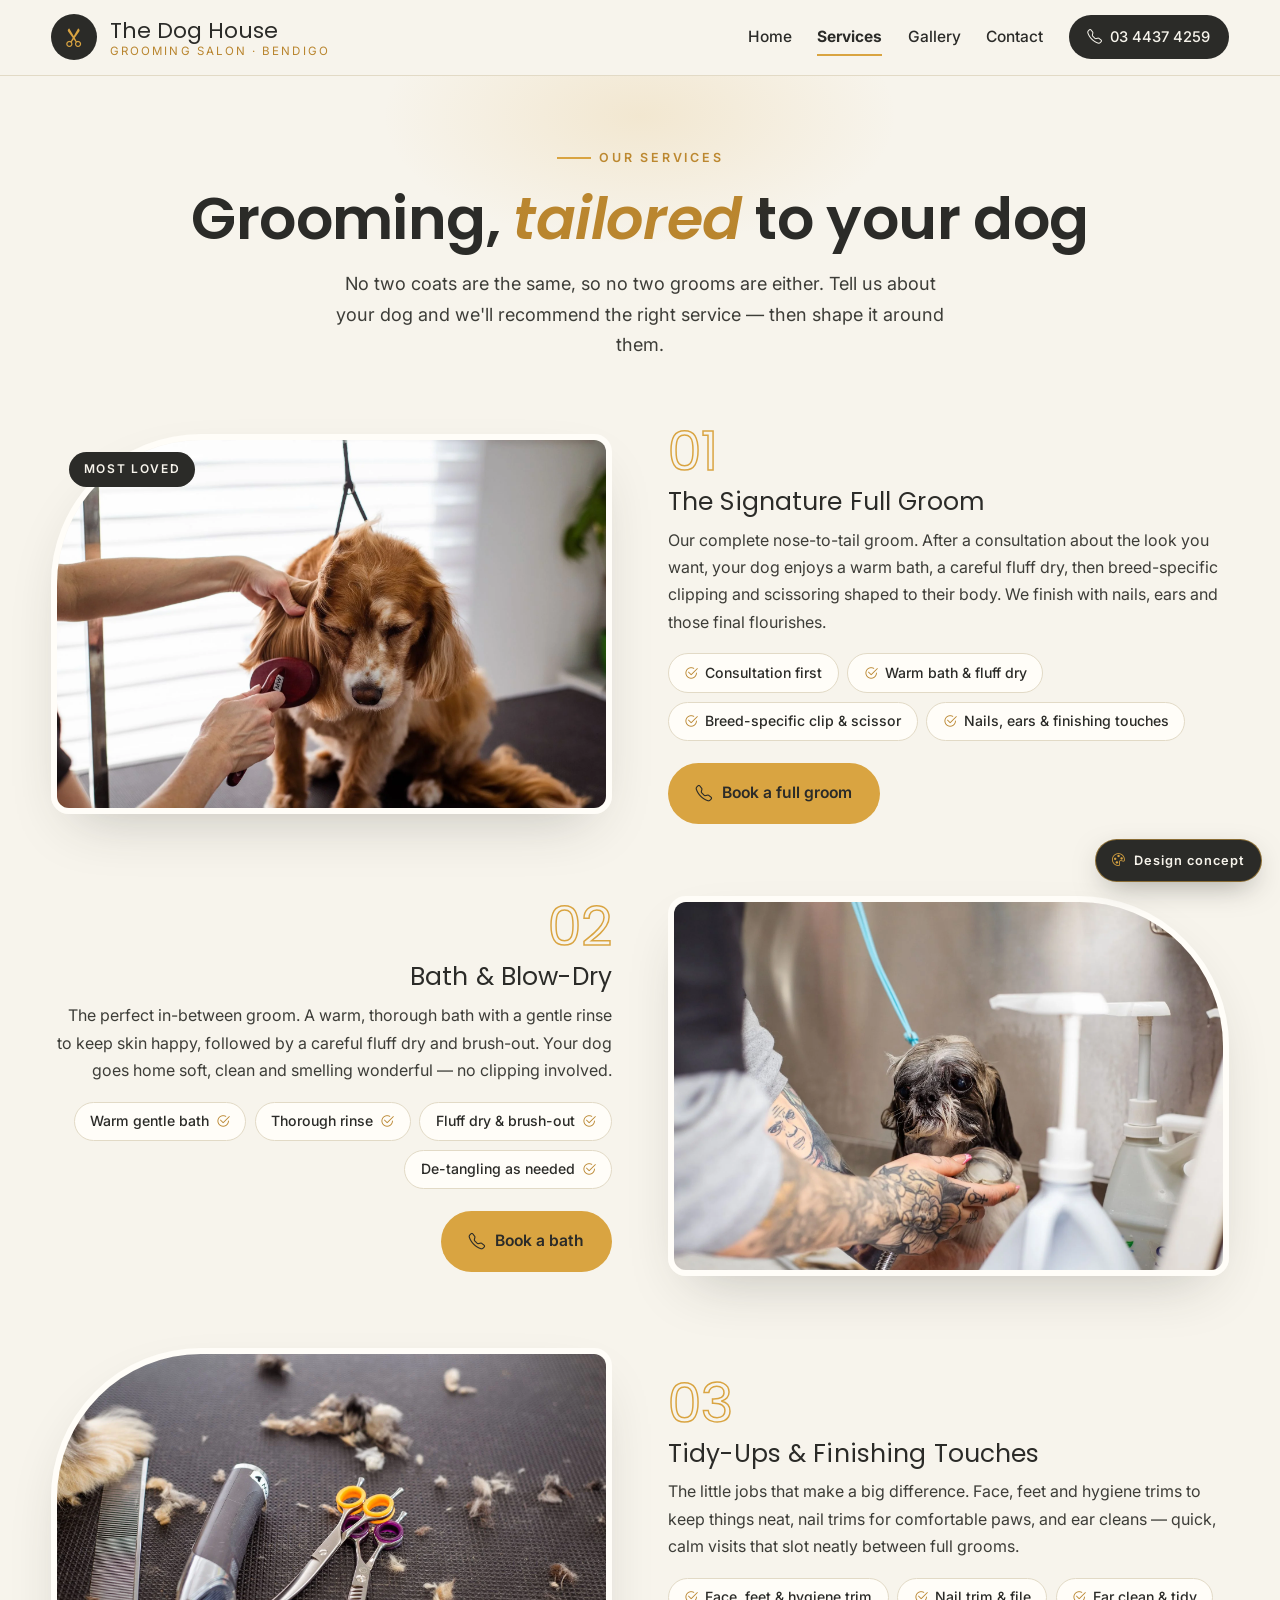
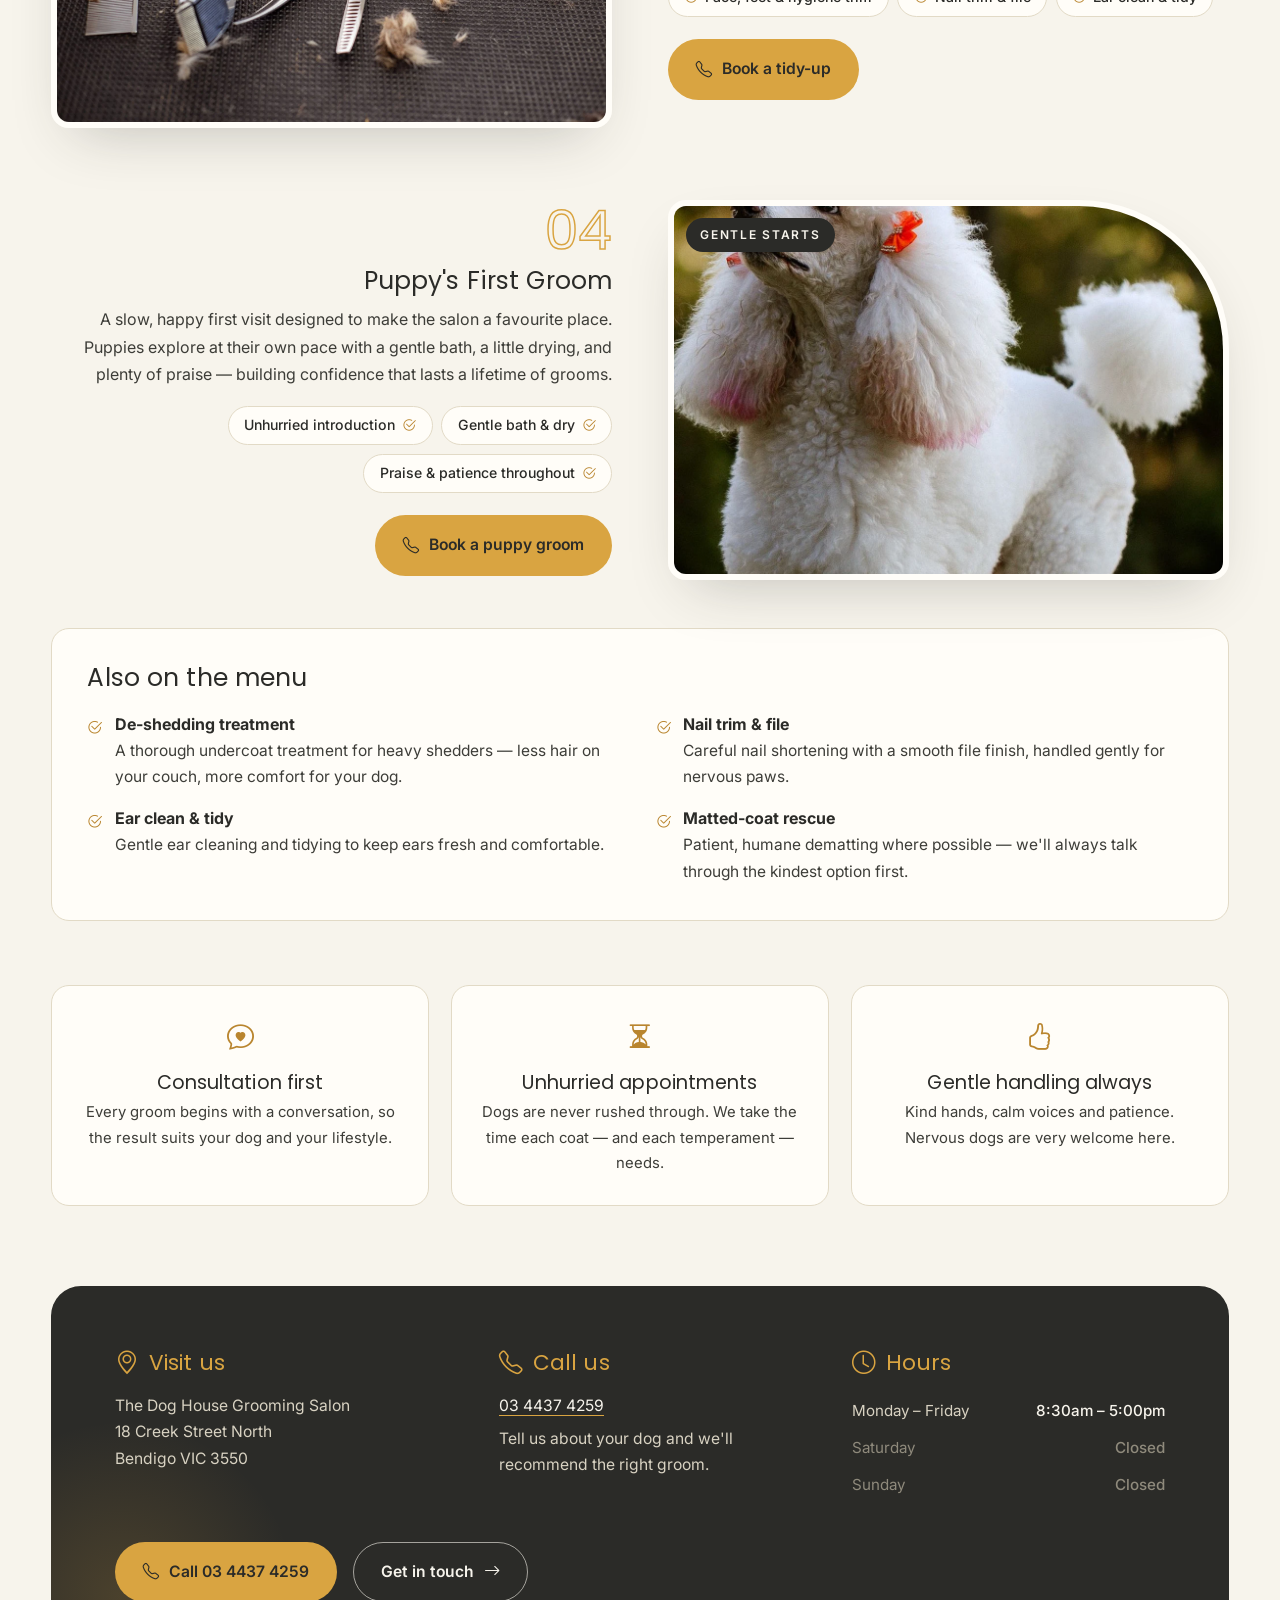
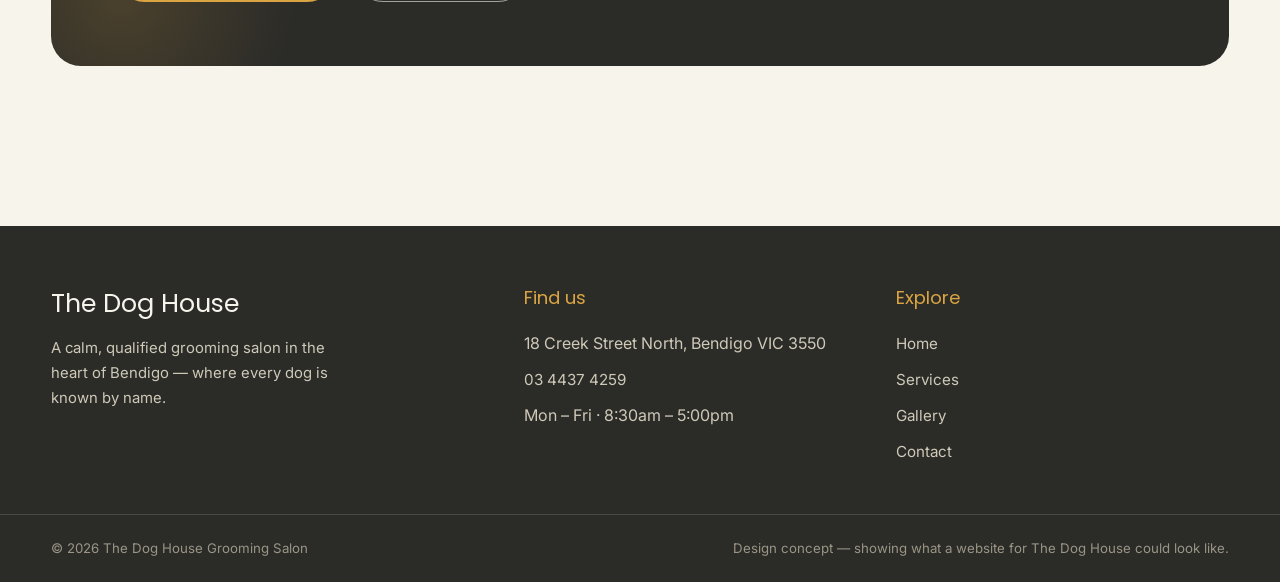
<file: services.html>
<!DOCTYPE html>
<html lang="en-AU">
<head>
<meta charset="UTF-8">
<meta name="viewport" content="width=device-width, initial-scale=1.0">
<title>Services — The Dog House Grooming Salon, Bendigo</title>
<meta name="description" content="Full grooms, bath & blow-dry, tidy-ups and puppy first grooms at The Dog House Grooming Salon, Bendigo. Call 03 4437 4259.">
<link rel="preconnect" href="https://fonts.googleapis.com">
<link rel="preconnect" href="https://fonts.gstatic.com" crossorigin>
<link href="https://fonts.googleapis.com/css2?family=Poppins:ital,wght@0,500;0,600;0,700;1,500;1,600&family=Inter:wght@400;500;600;700&display=swap" rel="stylesheet">
<link rel="stylesheet" href="vendor/bootstrap-icons/bootstrap-icons.min.css">
<link rel="stylesheet" href="styles.css">
<link rel="icon" type="image/png" href="favicon.png">
<link rel="apple-touch-icon" href="apple-touch-icon.png">
<noscript><style>.reveal{opacity:1 !important;transform:none !important}</style></noscript>
</head>
<body>

<header class="site-header">
  <div class="container header-inner">
    <a class="brand" href="index.html" aria-label="The Dog House Grooming Salon — home">
      <span class="brand-mark"><i class="bi bi-scissors"></i></span>
      <span class="brand-text"><strong>The Dog House</strong><small>Grooming Salon · Bendigo</small></span>
    </a>
    <nav class="main-nav" id="mainNav" aria-label="Main navigation">
      <a href="index.html">Home</a>
      <a href="services.html" class="active">Services</a>
      <a href="gallery.html">Gallery</a>
      <a href="contact.html">Contact</a>
      <a class="nav-call" href="tel:+61344374259"><i class="bi bi-telephone"></i> 03 4437 4259</a>
    </nav>
    <button class="menu-toggle" id="menuToggle" aria-expanded="false" aria-controls="mainNav" aria-label="Open menu"><i class="bi bi-list"></i></button>
  </div>
  <div class="nav-scrim" id="navScrim"></div>
</header>

<div class="concept-badge"><i class="bi bi-palette"></i> Design concept</div>

<main>
  <section class="page-hero">
    <div class="container">
      <span class="kicker">Our services</span>
      <h1>Grooming, <em>tailored</em> to your dog</h1>
      <p class="lede">No two coats are the same, so no two grooms are either. Tell us about your dog and we'll recommend the right service — then shape it around them.</p>
    </div>
  </section>

  <section class="section" style="padding-top:1rem">
    <div class="container">
      <div class="svc-list svc-detail">
        <article class="svc-row reveal">
          <div class="svc-media">
            <span class="svc-tag">Most loved</span>
            <img src="assets/styling-touch.webp" alt="Painterly illustration of a groomer carefully trimming a dog's coat">
          </div>
          <div class="svc-text">
            <div class="svc-num">01</div>
            <h3>The Signature Full Groom</h3>
            <p>Our complete nose-to-tail groom. After a consultation about the look you want, your dog enjoys a warm bath, a careful fluff dry, then breed-specific clipping and scissoring shaped to their body. We finish with nails, ears and those final flourishes.</p>
            <ul class="svc-points">
              <li><i class="bi bi-check2-circle"></i> Consultation first</li>
              <li><i class="bi bi-check2-circle"></i> Warm bath &amp; fluff dry</li>
              <li><i class="bi bi-check2-circle"></i> Breed-specific clip &amp; scissor</li>
              <li><i class="bi bi-check2-circle"></i> Nails, ears &amp; finishing touches</li>
            </ul>
            <a class="btn btn-amber" href="tel:+61344374259"><i class="bi bi-telephone"></i> Book a full groom</a>
          </div>
        </article>
        <article class="svc-row reveal">
          <div class="svc-media">
            <img src="assets/bath-ritual.webp" alt="Painterly illustration of a dog relaxing in a warm salon bath">
          </div>
          <div class="svc-text">
            <div class="svc-num">02</div>
            <h3>Bath &amp; Blow-Dry</h3>
            <p>The perfect in-between groom. A warm, thorough bath with a gentle rinse to keep skin happy, followed by a careful fluff dry and brush-out. Your dog goes home soft, clean and smelling wonderful — no clipping involved.</p>
            <ul class="svc-points">
              <li><i class="bi bi-check2-circle"></i> Warm gentle bath</li>
              <li><i class="bi bi-check2-circle"></i> Thorough rinse</li>
              <li><i class="bi bi-check2-circle"></i> Fluff dry &amp; brush-out</li>
              <li><i class="bi bi-check2-circle"></i> De-tangling as needed</li>
            </ul>
            <a class="btn btn-amber" href="tel:+61344374259"><i class="bi bi-telephone"></i> Book a bath</a>
          </div>
        </article>
        <article class="svc-row reveal">
          <div class="svc-media">
            <img src="assets/tools-still-life.webp" alt="Painterly still life of brushes, scissors and a comb on cream linen">
          </div>
          <div class="svc-text">
            <div class="svc-num">03</div>
            <h3>Tidy-Ups &amp; Finishing Touches</h3>
            <p>The little jobs that make a big difference. Face, feet and hygiene trims to keep things neat, nail trims for comfortable paws, and ear cleans — quick, calm visits that slot neatly between full grooms.</p>
            <ul class="svc-points">
              <li><i class="bi bi-check2-circle"></i> Face, feet &amp; hygiene trim</li>
              <li><i class="bi bi-check2-circle"></i> Nail trim &amp; file</li>
              <li><i class="bi bi-check2-circle"></i> Ear clean &amp; tidy</li>
            </ul>
            <a class="btn btn-amber" href="tel:+61344374259"><i class="bi bi-telephone"></i> Book a tidy-up</a>
          </div>
        </article>
        <article class="svc-row reveal">
          <div class="svc-media">
            <span class="svc-tag">Gentle starts</span>
            <img src="assets/hero-poodle.webp" alt="Painterly illustration of a beautifully groomed young poodle">
          </div>
          <div class="svc-text">
            <div class="svc-num">04</div>
            <h3>Puppy's First Groom</h3>
            <p>A slow, happy first visit designed to make the salon a favourite place. Puppies explore at their own pace with a gentle bath, a little drying, and plenty of praise — building confidence that lasts a lifetime of grooms.</p>
            <ul class="svc-points">
              <li><i class="bi bi-check2-circle"></i> Unhurried introduction</li>
              <li><i class="bi bi-check2-circle"></i> Gentle bath &amp; dry</li>
              <li><i class="bi bi-check2-circle"></i> Praise &amp; patience throughout</li>
            </ul>
            <a class="btn btn-amber" href="tel:+61344374259"><i class="bi bi-telephone"></i> Book a puppy groom</a>
          </div>
        </article>
      </div>

      <div class="extra-list reveal">
        <h3>Also on the menu</h3>
        <ul>
          <li><i class="bi bi-check2-circle"></i><span><strong>De-shedding treatment</strong>A thorough undercoat treatment for heavy shedders — less hair on your couch, more comfort for your dog.</span></li>
          <li><i class="bi bi-check2-circle"></i><span><strong>Nail trim &amp; file</strong>Careful nail shortening with a smooth file finish, handled gently for nervous paws.</span></li>
          <li><i class="bi bi-check2-circle"></i><span><strong>Ear clean &amp; tidy</strong>Gentle ear cleaning and tidying to keep ears fresh and comfortable.</span></li>
          <li><i class="bi bi-check2-circle"></i><span><strong>Matted-coat rescue</strong>Patient, humane dematting where possible — we'll always talk through the kindest option first.</span></li>
        </ul>
      </div>

      <div class="note-strip">
        <div class="note-card reveal">
          <i class="bi bi-chat-heart"></i>
          <h3>Consultation first</h3>
          <p>Every groom begins with a conversation, so the result suits your dog and your lifestyle.</p>
        </div>
        <div class="note-card reveal">
          <i class="bi bi-hourglass-split"></i>
          <h3>Unhurried appointments</h3>
          <p>Dogs are never rushed through. We take the time each coat — and each temperament — needs.</p>
        </div>
        <div class="note-card reveal">
          <i class="bi bi-hand-thumbs-up"></i>
          <h3>Gentle handling always</h3>
          <p>Kind hands, calm voices and patience. Nervous dogs are very welcome here.</p>
        </div>
      </div>
    </div>
  </section>

  <section class="section" style="padding-top:0">
    <div class="container">
      <div class="visit-band reveal">
        <div class="visit-grid">
          <div class="visit-block">
            <h3><i class="bi bi-geo-alt"></i> Visit us</h3>
            <p>The Dog House Grooming Salon<br>18 Creek Street North<br>Bendigo VIC 3550</p>
          </div>
          <div class="visit-block">
            <h3><i class="bi bi-telephone"></i> Call us</h3>
            <p><a href="tel:+61344374259">03 4437 4259</a></p>
            <p>Tell us about your dog and we'll recommend the right groom.</p>
          </div>
          <div class="visit-block">
            <h3><i class="bi bi-clock"></i> Hours</h3>
            <table class="hours-table">
              <tr><td>Monday – Friday</td><td>8:30am – 5:00pm</td></tr>
              <tr class="closed"><td>Saturday</td><td>Closed</td></tr>
              <tr class="closed"><td>Sunday</td><td>Closed</td></tr>
            </table>
          </div>
        </div>
        <div class="visit-ctas">
          <a class="btn btn-amber" href="tel:+61344374259"><i class="bi bi-telephone"></i> Call 03 4437 4259</a>
          <a class="btn btn-light" href="contact.html">Get in touch <i class="bi bi-arrow-right"></i></a>
        </div>
      </div>
    </div>
  </section>
</main>

<footer>
  <div class="container footer-inner">
    <div class="footer-brand">
      <strong>The Dog House</strong>
      <p>A calm, qualified grooming salon in the heart of Bendigo — where every dog is known by name.</p>
    </div>
    <div>
      <h4>Find us</h4>
      <ul class="footer-links">
        <li>18 Creek Street North, Bendigo VIC 3550</li>
        <li><a href="tel:+61344374259">03 4437 4259</a></li>
        <li>Mon – Fri · 8:30am – 5:00pm</li>
      </ul>
    </div>
    <div>
      <h4>Explore</h4>
      <ul class="footer-links">
        <li><a href="index.html">Home</a></li>
        <li><a href="services.html">Services</a></li>
        <li><a href="gallery.html">Gallery</a></li>
        <li><a href="contact.html">Contact</a></li>
      </ul>
    </div>
  </div>
  <div class="footer-bottom">
    <div class="container" style="display:flex;justify-content:space-between;flex-wrap:wrap;gap:.6rem">
      <span>© 2026 The Dog House Grooming Salon</span>
      <span>Design concept — showing what a website for The Dog House could look like.</span>
    </div>
  </div>
</footer>

<script>
(function(){
  var toggle=document.getElementById('menuToggle'),
      nav=document.getElementById('mainNav'),
      scrim=document.getElementById('navScrim');
  function setMenu(open){
    nav.classList.toggle('open',open);
    scrim.classList.toggle('show',open);
    toggle.setAttribute('aria-expanded',open);
    toggle.setAttribute('aria-label',open?'Close menu':'Open menu');
    toggle.querySelector('i').className=open?'bi bi-x':'bi bi-list';
    document.body.style.overflow=open?'hidden':'';
  }
  toggle.addEventListener('click',function(){setMenu(!nav.classList.contains('open'));});
  scrim.addEventListener('click',function(){setMenu(false);});
  nav.querySelectorAll('a').forEach(function(a){a.addEventListener('click',function(){setMenu(false);});});
  document.addEventListener('keydown',function(e){if(e.key==='Escape')setMenu(false);});

  var io=new IntersectionObserver(function(entries){
    entries.forEach(function(en){if(en.isIntersecting){en.target.classList.add('in');io.unobserve(en.target);}});
  },{threshold:.12});
  document.querySelectorAll('.reveal').forEach(function(el){io.observe(el);});
})();
</script>
</body>
</html>
</file>
<file: styles.css>
/* The Dog House Grooming Salon — design concept
   Palette: soft sage cream #F7F4EC · charcoal #2B2B28 · amber #D9A441
   Headings: DM Serif Display · Body: Inter */

:root{
  --cream:#F7F4EC;
  --cream-deep:#EFE9D9;
  --charcoal:#2B2B28;
  --charcoal-soft:#3d3d38;
  --amber:#D9A441;
  --amber-deep:#b9852e;
  --sage:#7d8a72;
  --line:#e2dac6;
  --white:#fffdf8;
  --radius:18px;
  --shadow:0 24px 60px -24px rgba(43,43,40,.28);
  --font-head:"Poppins", -apple-system, "Segoe UI", sans-serif;
  --font-body:"Inter", -apple-system, "Segoe UI", sans-serif;
}

*{margin:0;padding:0;box-sizing:border-box}
html{scroll-behavior:smooth}
body{
  font-family:var(--font-body);
  background:var(--cream);
  color:var(--charcoal);
  line-height:1.7;
  -webkit-font-smoothing:antialiased;
  overflow-x:hidden;
}
img{max-width:100%;display:block}
a{color:inherit}
.container{width:min(1180px,92%);margin:0 auto}

h1,h2,h3,.serif{font-family:var(--font-head);font-weight:400;line-height:1.12;letter-spacing:.005em}
h1{font-size:clamp(2.35rem,4.6vw,3.8rem);font-weight:600;letter-spacing:-.01em}
h2{font-size:clamp(2rem,3.6vw,2.9rem)}
h3{font-size:1.55rem}
p{margin:0 0 1.1rem}
.lede{font-size:1.13rem;color:var(--charcoal-soft);max-width:56ch}

.kicker{
  display:inline-flex;align-items:center;gap:.55rem;
  font-size:.78rem;font-weight:600;letter-spacing:.22em;text-transform:uppercase;
  color:var(--amber-deep);margin-bottom:1.1rem;
}
.kicker::before{content:"";width:34px;height:2px;background:var(--amber);display:inline-block}

.btn{
  display:inline-flex;align-items:center;gap:.6rem;
  padding:.95rem 1.7rem;border-radius:999px;
  font-weight:600;font-size:.98rem;text-decoration:none;
  transition:transform .25s ease, box-shadow .25s ease, background .25s ease;
  border:1px solid transparent;cursor:pointer;
}
.btn-amber{background:var(--amber);color:var(--charcoal)}
.btn-amber:hover{background:var(--amber-deep);color:#fff;transform:translateY(-2px);box-shadow:var(--shadow)}
.btn-outline{border-color:var(--charcoal);color:var(--charcoal);background:transparent}
.btn-outline:hover{background:var(--charcoal);color:var(--cream);transform:translateY(-2px)}
.btn-light{border-color:rgba(247,244,236,.6);color:var(--cream)}
.btn-light:hover{background:var(--cream);color:var(--charcoal)}
.btn i{font-size:1.05em}

/* ---------- header ---------- */
.site-header{
  position:sticky;top:0;z-index:2100;
  background:rgba(247,244,236,.94);backdrop-filter:blur(10px);
  border-bottom:1px solid var(--line);
}
.header-inner{display:flex;align-items:center;justify-content:space-between;gap:1rem;padding:.9rem 0;position:relative;z-index:2}
.brand{display:flex;align-items:center;gap:.8rem;text-decoration:none}
.brand-mark{
  width:46px;height:46px;border-radius:50%;flex:none;
  background:var(--charcoal);color:var(--amber);
  display:grid;place-items:center;font-size:1.25rem;
}
.brand-text{display:flex;flex-direction:column;line-height:1.25}
.brand-text strong{font-family:var(--font-head);font-size:1.35rem;font-weight:400}
.brand-text small{font-size:.72rem;letter-spacing:.18em;text-transform:uppercase;color:var(--amber-deep)}
.main-nav{display:flex;align-items:center;gap:1.6rem}
.main-nav a{
  text-decoration:none;font-weight:500;font-size:.97rem;position:relative;padding:.35rem 0;
}
.main-nav a:not(.nav-call)::after{
  content:"";position:absolute;left:0;bottom:0;height:2px;width:0;background:var(--amber);transition:width .28s ease;
}
.main-nav a:not(.nav-call):hover::after,.main-nav a.active:not(.nav-call)::after{width:100%}
.main-nav a.active{font-weight:700}
.nav-call{
  background:var(--charcoal);color:var(--cream)!important;
  padding:.6rem 1.15rem!important;border-radius:999px;font-size:.92rem!important;
  display:inline-flex;align-items:center;gap:.5rem;
}
.nav-call:hover{background:var(--amber);color:var(--charcoal)!important}
.menu-toggle{
  display:none;background:none;border:1px solid var(--line);border-radius:12px;
  width:46px;height:46px;font-size:1.5rem;color:var(--charcoal);cursor:pointer;
}
.nav-scrim{display:none}

/* concept badge — visible on every page */
.concept-badge{
  position:fixed;right:18px;bottom:18px;z-index:1500;
  display:inline-flex;align-items:center;gap:.5rem;
  background:var(--charcoal);color:var(--cream);
  font-size:.8rem;font-weight:600;letter-spacing:.08em;
  padding:.6rem 1rem;border-radius:999px;
  box-shadow:0 10px 30px -10px rgba(43,43,40,.5);
  border:1px solid rgba(217,164,65,.55);
}
.concept-badge i{color:var(--amber)}

/* ---------- hero (offset / asymmetric) ---------- */
.hero{position:relative;padding:4.5rem 0 5.5rem;overflow:hidden}
.hero::before{
  content:"";position:absolute;top:-140px;right:-140px;width:480px;height:480px;border-radius:50%;
  background:radial-gradient(circle,rgba(217,164,65,.16),transparent 65%);pointer-events:none;
}
.hero-grid{display:grid;grid-template-columns:1.05fr .95fr;gap:4rem;align-items:center}
.hero-copy{position:relative;z-index:2;padding-left:clamp(0px,3vw,2.2rem)}
.hero-copy h1{margin-bottom:1.3rem}
.hero-copy h1 em{font-style:italic;color:var(--amber-deep)}
.hero-ctas{display:flex;gap:1rem;flex-wrap:wrap;margin:1.8rem 0 1.4rem}
.hero-trust{display:flex;align-items:center;gap:.6rem;font-size:.92rem;color:var(--charcoal-soft)}
.hero-trust i{color:var(--amber-deep);font-size:1.1rem}

.hero-visual{position:relative;z-index:1}
.hero-frame{
  border-radius:230px 230px var(--radius) var(--radius);
  overflow:hidden;box-shadow:var(--shadow);
  border:6px solid var(--white);
  transform:rotate(1.5deg);
}
.hero-frame img{width:100%;height:min(62vh,560px);object-fit:cover;object-position:top center}
.hero-card{
  position:absolute;left:-46px;bottom:34px;z-index:3;
  background:var(--white);border:1px solid var(--line);border-radius:var(--radius);
  padding:1.2rem 1.4rem;box-shadow:var(--shadow);max-width:250px;
  transform:rotate(-1.5deg);
}
.hero-card h4{font-family:var(--font-head);font-size:1.15rem;margin-bottom:.4rem;display:flex;align-items:center;gap:.5rem}
.hero-card h4 i{color:var(--amber-deep)}
.hero-card p{font-size:.9rem;margin:0 0 .35rem;color:var(--charcoal-soft)}
.hero-card p strong{color:var(--charcoal)}
.hero-caption{
  margin-top:1.1rem;font-family:var(--font-head);font-style:italic;
  color:var(--charcoal-soft);font-size:1.02rem;text-align:right;padding-right:1rem;
}

/* ---------- section scaffolding ---------- */
.section{padding:5rem 0}
.section-head{max-width:720px;margin-bottom:3.2rem}
.section-head.center{margin-left:auto;margin-right:auto;text-align:center}
.section-head.center .kicker::after{content:"";width:34px;height:2px;background:var(--amber);display:inline-block}
.section-head h2{margin-bottom:1rem}
.section-head h2 em{font-style:italic;color:var(--amber-deep)}

/* ---------- services editorial rows (photo on every row) ---------- */
.svc-list{display:flex;flex-direction:column;gap:4.5rem}
.svc-row{
  display:grid;grid-template-columns:1fr 1fr;gap:3.5rem;align-items:center;
}
.svc-row:nth-child(even) .svc-media{order:2}
.svc-row:nth-child(even) .svc-text{order:1;text-align:right}
.svc-row:nth-child(even) .svc-text .svc-num{margin-left:auto}
.svc-row:nth-child(even) .svc-points{justify-content:flex-end}
.svc-row:nth-child(even) .svc-points li{flex-direction:row-reverse}
.svc-media{position:relative}
.svc-media img{
  width:100%;height:380px;object-fit:cover;border-radius:var(--radius);
  box-shadow:var(--shadow);border:6px solid var(--white);
}
.svc-row:nth-child(odd) .svc-media img{border-radius:150px var(--radius) var(--radius) var(--radius)}
.svc-row:nth-child(even) .svc-media img{border-radius:var(--radius) 150px var(--radius) var(--radius)}
.svc-media .svc-tag{
  position:absolute;top:18px;left:18px;background:var(--charcoal);color:var(--cream);
  font-size:.75rem;font-weight:600;letter-spacing:.14em;text-transform:uppercase;
  padding:.45rem .9rem;border-radius:999px;
}
.svc-num{
  font-family:var(--font-head);font-size:3.4rem;color:transparent;
  -webkit-text-stroke:1.5px var(--amber);line-height:1;margin-bottom:.6rem;
}
.svc-text h3{margin-bottom:.7rem}
.svc-text p{color:var(--charcoal-soft)}
.svc-points{list-style:none;display:flex;flex-wrap:wrap;gap:.55rem;margin:1.1rem 0 1.4rem}
.svc-points li{
  display:inline-flex;align-items:center;gap:.45rem;font-size:.88rem;font-weight:500;
  background:var(--white);border:1px solid var(--line);border-radius:999px;padding:.42rem .95rem;
}
.svc-points li i{color:var(--amber-deep)}
.text-link{
  font-weight:600;color:var(--charcoal);text-decoration:none;
  display:inline-flex;align-items:center;gap:.45rem;border-bottom:2px solid var(--amber);padding-bottom:2px;
}
.text-link:hover{color:var(--amber-deep)}

/* ---------- credentials ---------- */
.creds{
  background:var(--white);border:1px solid var(--line);border-radius:26px;
  padding:clamp(2rem,5vw,4rem);position:relative;overflow:hidden;
  box-shadow:var(--shadow);
}
.creds::before{
  content:"";position:absolute;inset:12px;border:1px solid var(--amber);border-radius:18px;pointer-events:none;opacity:.55;
}
.creds-grid{display:grid;grid-template-columns:1fr 1fr;gap:2rem;margin:2.6rem 0;position:relative;z-index:1}
.cred-card{
  background:var(--cream);border:1px solid var(--line);border-radius:var(--radius);
  padding:2rem;text-align:center;
}
.cred-rosette{
  width:84px;height:84px;margin:0 auto 1.1rem;border-radius:50%;
  background:radial-gradient(circle at 35% 30%, #e8bd6a, var(--amber) 70%);
  display:grid;place-items:center;color:var(--charcoal);font-size:2rem;
  box-shadow:0 10px 24px -8px rgba(217,164,65,.7), inset 0 0 0 5px rgba(255,253,248,.35);
}
.cred-seal{
  width:84px;height:84px;margin:0 auto 1.1rem;border-radius:50%;
  background:var(--charcoal);color:var(--amber);
  display:grid;place-items:center;font-size:2rem;
}
.cred-card h3{font-size:1.3rem;margin-bottom:.5rem}
.cred-card p{font-size:.94rem;color:var(--charcoal-soft);margin:0}
.creds-team{
  position:relative;z-index:1;max-width:640px;margin:0 auto;text-align:center;
  font-family:var(--font-head);font-style:italic;font-size:1.18rem;color:var(--charcoal-soft);
}

/* ---------- process ---------- */
.process-grid{display:grid;grid-template-columns:repeat(4,1fr);gap:1.6rem;position:relative}
.process-grid::before{
  content:"";position:absolute;top:44px;left:8%;right:8%;border-top:2px dashed var(--amber);opacity:.6;
}
.step{
  background:var(--white);border:1px solid var(--line);border-radius:var(--radius);
  padding:2rem 1.4rem;text-align:center;position:relative;z-index:1;
  transition:transform .25s ease, box-shadow .25s ease;
}
.step:hover{transform:translateY(-6px);box-shadow:var(--shadow)}
.step-icon{
  width:88px;height:88px;margin:0 auto 1.2rem;border-radius:50%;
  background:var(--cream);border:2px solid var(--amber);
  display:grid;place-items:center;font-size:1.9rem;color:var(--amber-deep);
}
.step-num{
  position:absolute;top:-16px;right:-8px;width:38px;height:38px;border-radius:50%;
  background:var(--charcoal);color:var(--amber);font-family:var(--font-head);font-size:1.15rem;
  display:grid;place-items:center;
}
.step h3{font-size:1.25rem;margin-bottom:.5rem}
.step p{font-size:.92rem;color:var(--charcoal-soft);margin:0}

/* ---------- gallery preview / gallery ---------- */
.gal-strip{display:grid;grid-template-columns:repeat(4,1fr);gap:1.4rem}
.gal-item{position:relative;border-radius:var(--radius);overflow:hidden;box-shadow:var(--shadow);border:5px solid var(--white)}
.gal-item img{width:100%;height:300px;object-fit:cover;transition:transform .5s ease}
.gal-item:hover img{transform:scale(1.06)}
.gal-cap{
  position:absolute;left:0;right:0;bottom:0;padding:2.2rem 1.1rem .95rem;
  background:linear-gradient(transparent,rgba(43,43,40,.82));
  color:var(--cream);font-family:var(--font-head);font-style:italic;font-size:1.02rem;
}
.center-cta{text-align:center;margin-top:2.6rem}

.gal-page-grid{display:grid;grid-template-columns:1fr 1fr;gap:2.4rem}
.gal-page-item .gal-item img{height:420px}
.gal-page-item figcaption{
  margin-top:1rem;font-family:var(--font-head);font-style:italic;font-size:1.12rem;color:var(--charcoal-soft);text-align:center;
}

/* ---------- visit band ---------- */
.visit-band{background:var(--charcoal);color:var(--cream);border-radius:30px;padding:clamp(2.5rem,5vw,4rem);position:relative;overflow:hidden}
.visit-band::after{
  content:"";position:absolute;bottom:-120px;left:-120px;width:380px;height:380px;border-radius:50%;
  background:radial-gradient(circle,rgba(217,164,65,.18),transparent 65%);pointer-events:none;
}
.visit-grid{display:grid;grid-template-columns:1.1fr 1fr 1fr;gap:2.5rem;position:relative;z-index:1}
.visit-block h3{color:var(--amber);font-size:1.35rem;margin-bottom:1rem;display:flex;align-items:center;gap:.6rem}
.visit-block h3 i{font-size:1.1em}
.visit-block p{color:#d8d2c2;font-size:.98rem;margin-bottom:.4rem}
.visit-block a{color:var(--cream);text-decoration:none;border-bottom:1px solid var(--amber)}
.visit-block a:hover{color:var(--amber)}
.hours-table{width:100%;border-collapse:collapse;font-size:.95rem}
.hours-table td{padding:.35rem 0;color:#d8d2c2}
.hours-table td:last-child{text-align:right;color:var(--cream);font-weight:500;padding-left:1rem}
.hours-table tr.closed td{color:#8f8a7c}
.visit-ctas{display:flex;gap:1rem;flex-wrap:wrap;margin-top:2.4rem;position:relative;z-index:1}

/* ---------- page hero (inner pages) ---------- */
.page-hero{padding:4rem 0 3rem;text-align:center;position:relative;overflow:hidden}
.page-hero::before{
  content:"";position:absolute;top:-100px;left:50%;transform:translateX(-50%);
  width:560px;height:280px;background:radial-gradient(ellipse,rgba(217,164,65,.16),transparent 65%);pointer-events:none;
}
.page-hero h1{margin-bottom:1rem}
.page-hero h1 em{font-style:italic;color:var(--amber-deep)}
.page-hero .lede{margin:0 auto}

/* ---------- services page extras ---------- */
.svc-detail{margin-bottom:0}
.note-strip{
  display:grid;grid-template-columns:repeat(3,1fr);gap:1.4rem;margin-top:4rem;
}
.note-card{background:var(--white);border:1px solid var(--line);border-radius:var(--radius);padding:1.8rem;text-align:center}
.note-card i{font-size:1.7rem;color:var(--amber-deep)}
.note-card h3{font-size:1.2rem;margin:.7rem 0 .4rem}
.note-card p{font-size:.93rem;color:var(--charcoal-soft);margin:0}
.extra-list{
  background:var(--white);border:1px solid var(--line);border-radius:var(--radius);
  padding:2.2rem;margin-top:3rem;
}
.extra-list h3{margin-bottom:1.2rem}
.extra-list ul{list-style:none;display:grid;grid-template-columns:1fr 1fr;gap:.9rem 2rem}
.extra-list li{display:flex;gap:.7rem;align-items:flex-start;font-size:.97rem;color:var(--charcoal-soft)}
.extra-list li i{color:var(--amber-deep);margin-top:.25rem}
.extra-list li strong{color:var(--charcoal);display:block;font-size:1rem}

/* ---------- contact ---------- */
.contact-grid{display:grid;grid-template-columns:1fr 1.1fr;gap:2.5rem;align-items:start}
.contact-cards{display:flex;flex-direction:column;gap:1.3rem}
.contact-card{
  background:var(--white);border:1px solid var(--line);border-radius:var(--radius);
  padding:1.7rem;display:flex;gap:1.2rem;align-items:flex-start;
}
.contact-card .cc-icon{
  width:52px;height:52px;flex:none;border-radius:14px;background:var(--cream);border:1px solid var(--amber);
  display:grid;place-items:center;font-size:1.35rem;color:var(--amber-deep);
}
.contact-card>div:last-child{flex:1;min-width:0}
.contact-card h3{font-size:1.2rem;margin-bottom:.3rem}
.contact-card p{font-size:.96rem;color:var(--charcoal-soft);margin:0}
.contact-card a{color:var(--charcoal);font-weight:600;text-decoration:none;border-bottom:2px solid var(--amber)}
.form-card{background:var(--white);border:1px solid var(--line);border-radius:var(--radius);padding:2.2rem;box-shadow:var(--shadow)}
.form-card h2{font-size:1.7rem;margin-bottom:.4rem}
.form-card>p{color:var(--charcoal-soft);font-size:.96rem}
.field{margin-bottom:1.1rem}
.field label{display:block;font-size:.85rem;font-weight:600;letter-spacing:.04em;margin-bottom:.4rem}
.field input,.field select,.field textarea{
  width:100%;padding:.85rem 1rem;border:1px solid var(--line);border-radius:12px;
  font-family:var(--font-body);font-size:.97rem;background:var(--cream);color:var(--charcoal);
}
.field input:focus,.field select:focus,.field textarea:focus{outline:2px solid var(--amber);border-color:var(--amber)}
.field textarea{min-height:120px;resize:vertical}
.form-note{font-size:.88rem;color:var(--charcoal-soft);margin-top:1rem;display:flex;gap:.5rem;align-items:flex-start}
.form-note i{color:var(--amber-deep)}
.form-success{display:none;background:#eef3e6;border:1px solid var(--sage);border-radius:12px;padding:1.2rem;font-size:.96rem}
.form-success i{color:var(--sage);margin-right:.5rem}
.map-wrap{margin-top:2.5rem;border-radius:var(--radius);overflow:hidden;border:6px solid var(--white);box-shadow:var(--shadow)}
.map-wrap iframe{width:100%;height:380px;border:0;display:block}

/* ---------- footer ---------- */
footer{background:var(--charcoal);color:#cfc9b8;margin-top:5rem}
.footer-inner{display:grid;grid-template-columns:1.3fr 1fr 1fr;gap:2.5rem;padding:3.5rem 0 2.5rem}
.footer-brand strong{font-family:var(--font-head);font-weight:400;font-size:1.6rem;color:var(--cream);display:block;margin-bottom:.6rem}
.footer-brand p{font-size:.93rem;max-width:34ch}
footer h4{color:var(--amber);font-family:var(--font-head);font-weight:400;font-size:1.15rem;margin-bottom:1rem}
.footer-links{list-style:none}
.footer-links li{margin-bottom:.55rem}
.footer-links a{color:#cfc9b8;text-decoration:none;font-size:.95rem}
.footer-links a:hover{color:var(--amber)}
.footer-bottom{border-top:1px solid rgba(247,244,236,.14);padding:1.4rem 0;display:flex;justify-content:space-between;gap:1rem;flex-wrap:wrap;font-size:.83rem;color:#9b9585}

/* ---------- reveal animation ---------- */
.reveal{opacity:0;transform:translateY(26px);transition:opacity .7s ease,transform .7s ease}
.reveal.in{opacity:1;transform:none}
@media (prefers-reduced-motion:reduce){
  .reveal{opacity:1;transform:none;transition:none}
  html{scroll-behavior:auto}
}

/* ---------- responsive ---------- */
@media (max-width:1020px){
  .hero-grid{grid-template-columns:1fr;gap:3rem}
  .hero-copy{padding-left:0}
  .hero-frame img{height:440px}
  .hero-card{left:12px}
  .process-grid{grid-template-columns:1fr 1fr}
  .process-grid::before{display:none}
  .gal-strip{grid-template-columns:1fr 1fr}
  .visit-grid{grid-template-columns:1fr 1fr}
  .footer-inner{grid-template-columns:1fr 1fr}
}
@media (max-width:860px){
  .menu-toggle{display:grid;place-items:center}
  .main-nav{
    display:none;position:fixed;top:72px;left:0;right:0;z-index:2000;
    flex-direction:column;align-items:stretch;gap:0;
    background:var(--white);border-bottom:1px solid var(--line);
    box-shadow:0 30px 50px -20px rgba(43,43,40,.35);
    padding:.6rem 4%;
  }
  .main-nav.open{display:flex}
  .main-nav a{padding:1rem .4rem;border-bottom:1px solid var(--line);font-size:1.05rem}
  .main-nav a:last-child{border-bottom:none}
  .main-nav a:not(.nav-call)::after{display:none}
  .nav-call{margin:.7rem 0;text-align:center;justify-content:center}
  .nav-scrim{display:block;position:fixed;inset:0;z-index:1;background:rgba(43,43,40,.45);opacity:0;pointer-events:none;transition:opacity .25s ease}
  .nav-scrim.show{opacity:1;pointer-events:auto}
  .svc-row{grid-template-columns:1fr;gap:1.6rem}
  .svc-row:nth-child(even) .svc-media{order:0}
  .svc-row:nth-child(even) .svc-text{order:1;text-align:left}
  .svc-row:nth-child(even) .svc-text .svc-num{margin-left:0}
  .svc-row:nth-child(even) .svc-points{justify-content:flex-start}
  .svc-row:nth-child(even) .svc-points li{flex-direction:row}
  .svc-media img{height:300px}
  .creds-grid{grid-template-columns:1fr}
  .note-strip{grid-template-columns:1fr}
  .contact-grid{grid-template-columns:1fr}
  .extra-list ul{grid-template-columns:1fr}
  .gal-page-grid{grid-template-columns:1fr}
  .visit-grid{grid-template-columns:1fr}
  .footer-inner{grid-template-columns:1fr}
  .section{padding:3.5rem 0}
}
@media (max-width:560px){
  .process-grid{grid-template-columns:1fr}
  .gal-strip{grid-template-columns:1fr}
  .hero-card{position:static;margin-top:1.2rem;transform:none;max-width:none}
  .hero-frame img{height:360px}
  .concept-badge{right:12px;bottom:12px}
}
</file>
